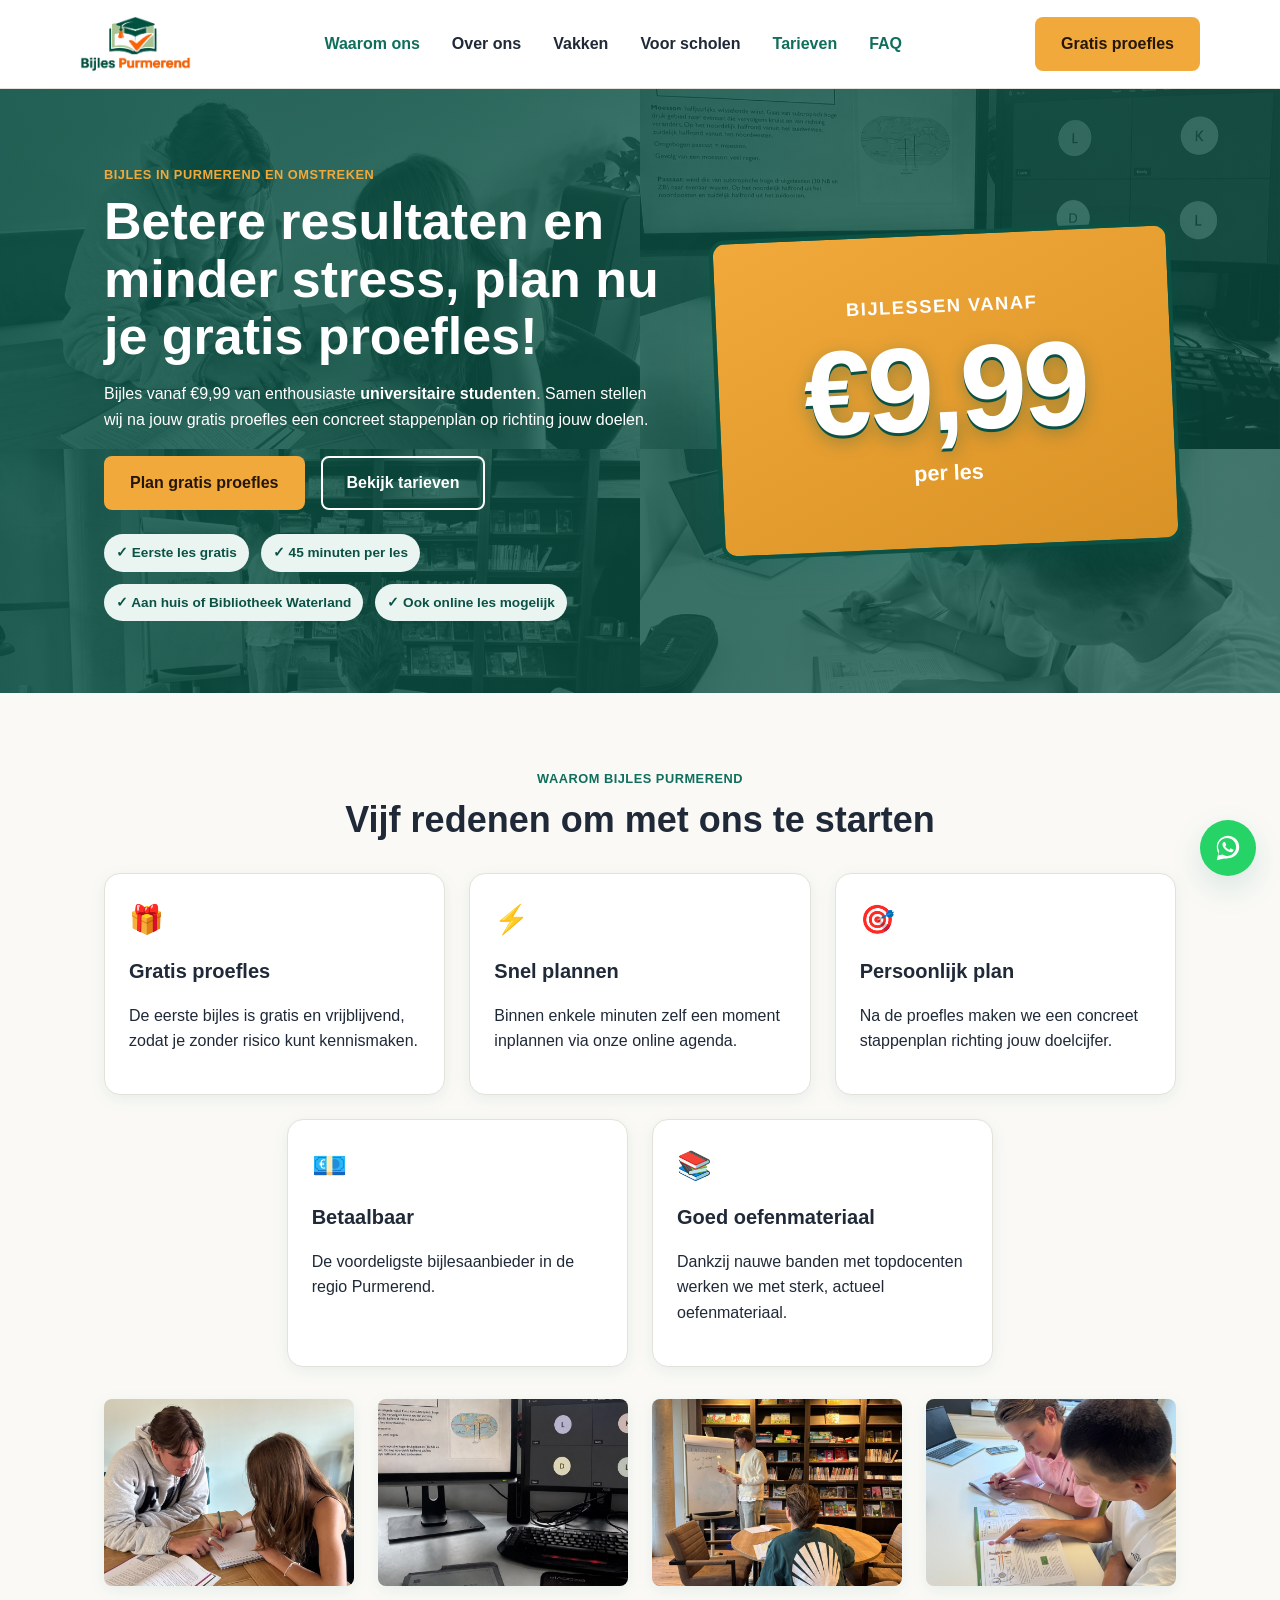
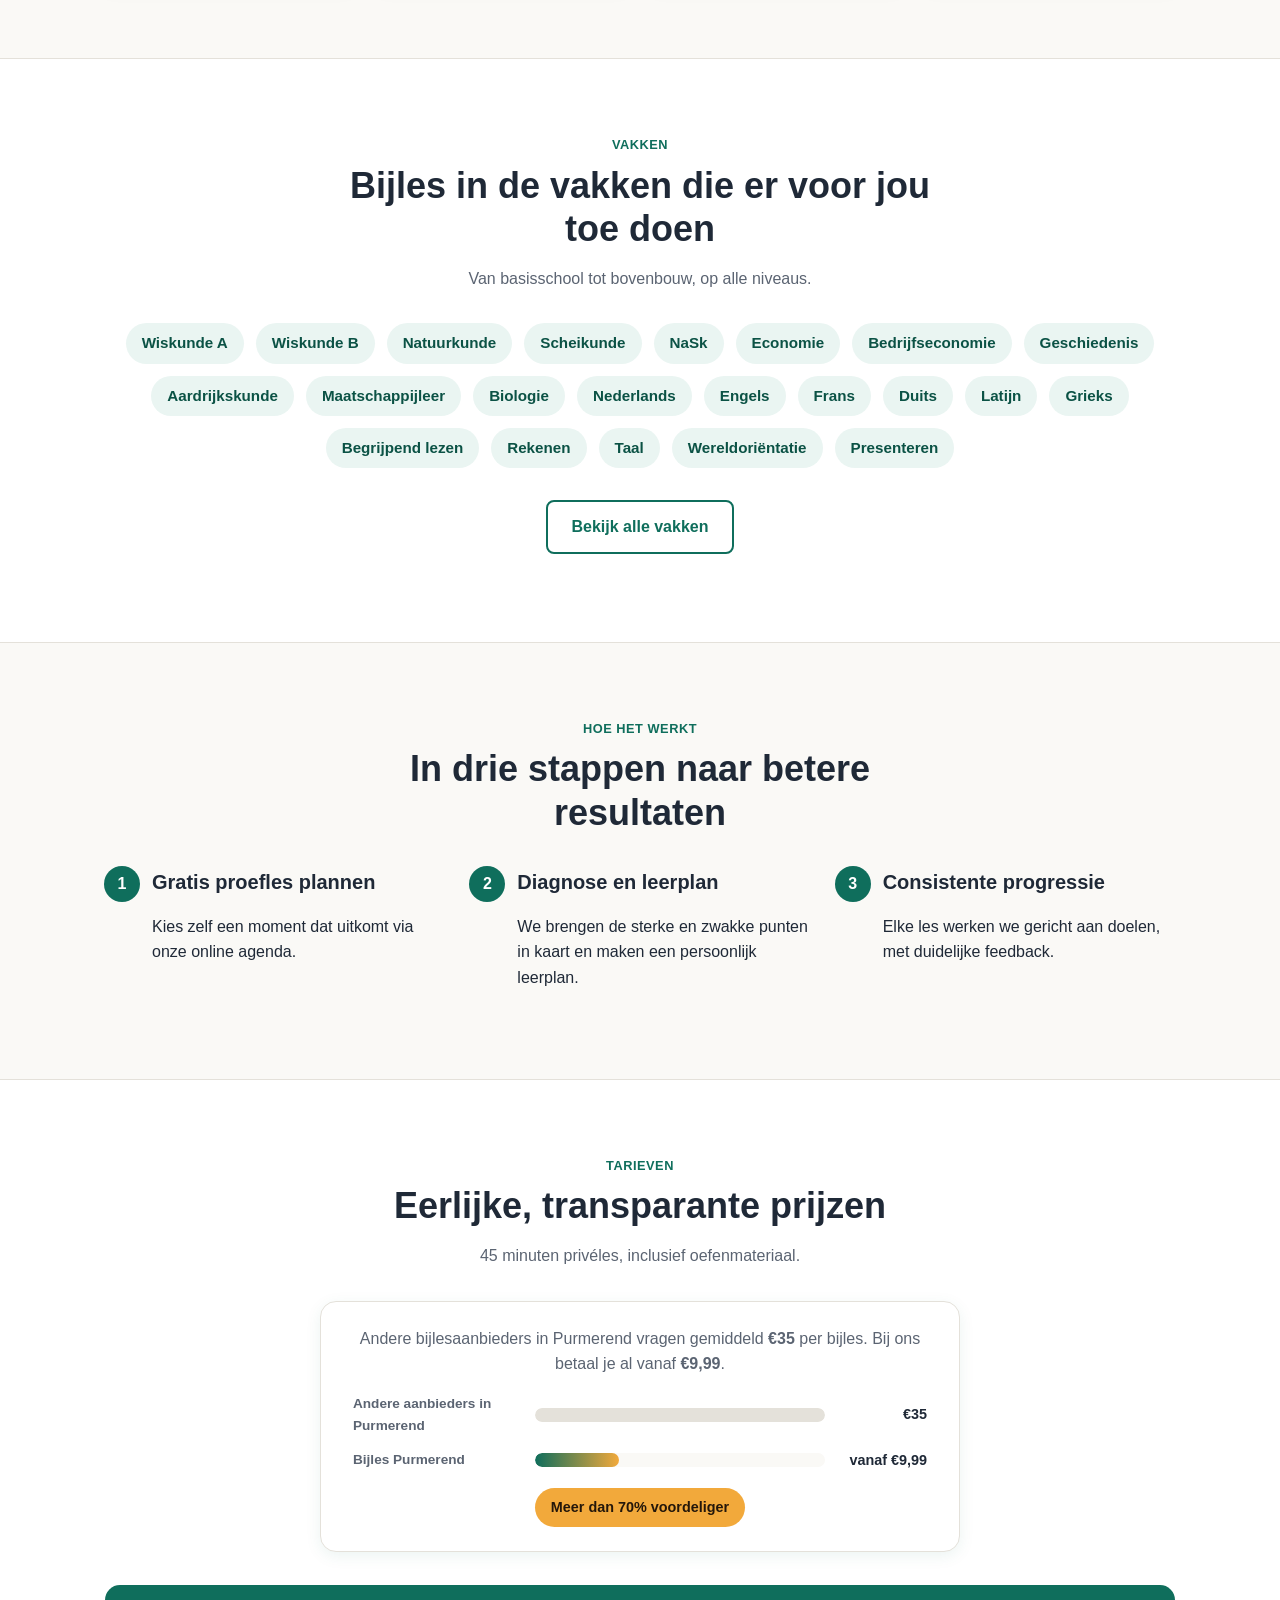
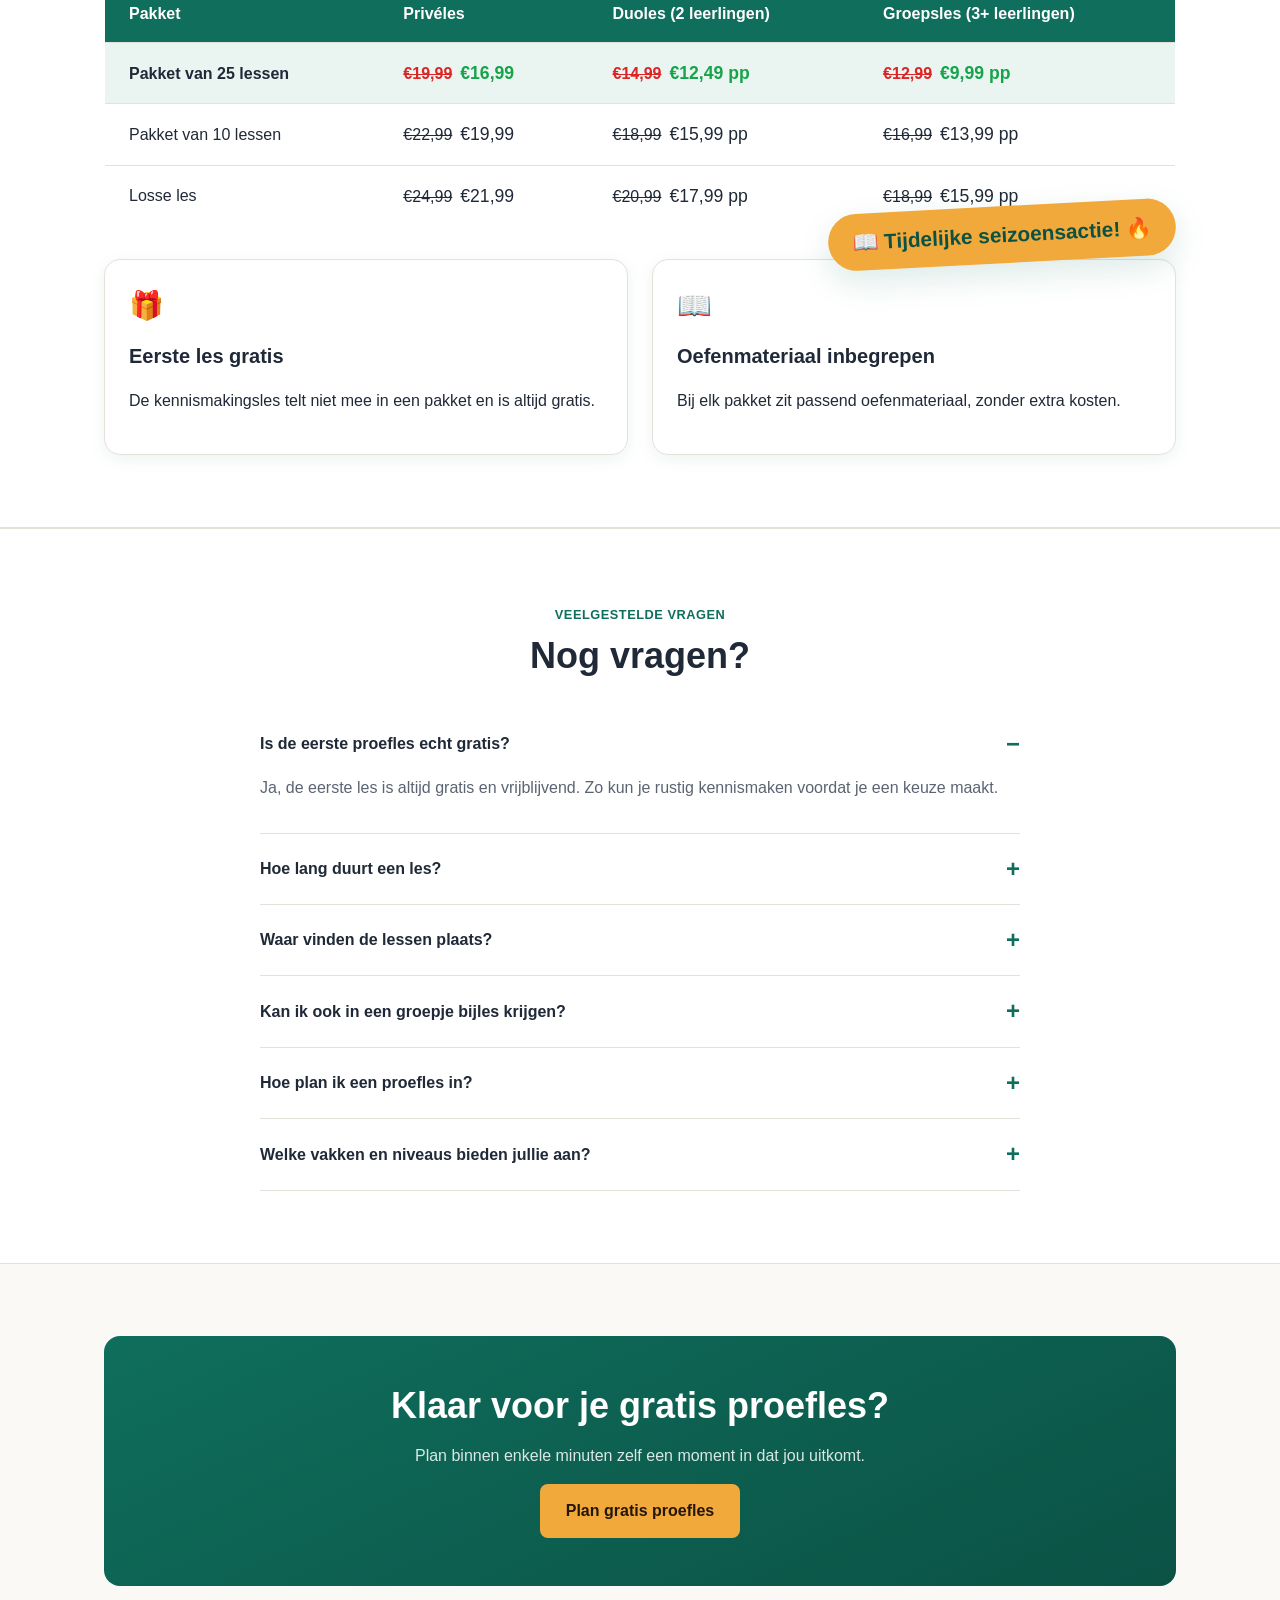
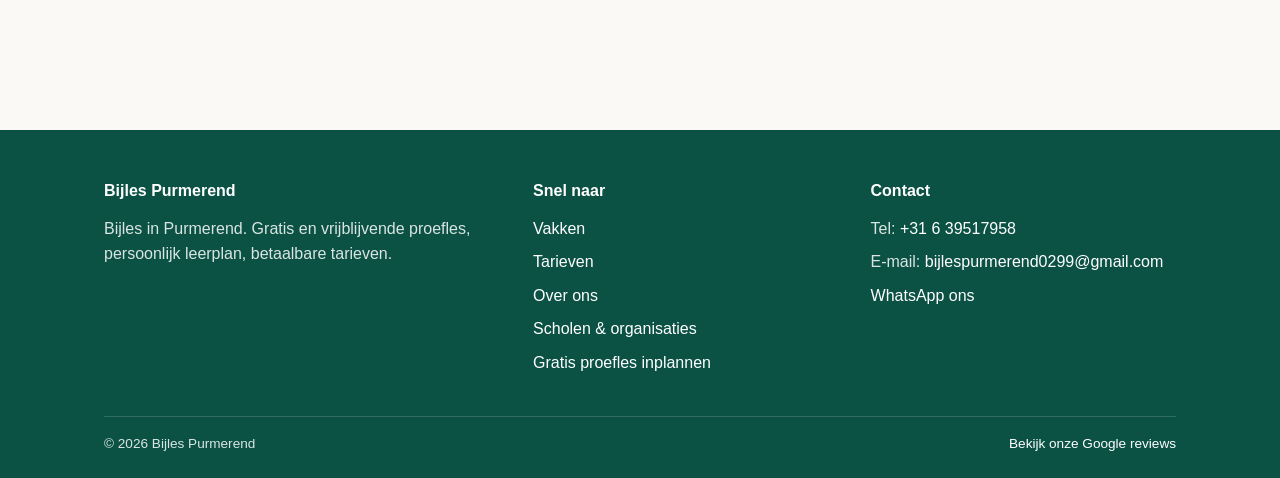
<file: index.html>
<!DOCTYPE html>
<html lang="nl">
<head>
  <meta charset="UTF-8">
  <meta name="viewport" content="width=device-width, initial-scale=1.0">
  <title>Bijles Purmerend | Persoonlijke bijles met gratis proefles</title>
  <meta name="description" content="Privéles in Purmerend en omstreken voor wiskunde, talen, economie en meer. Eerste proefles altijd gratis. Plan direct online in.">
  <link rel="icon" href="images/favicon.png" type="image/png">
  <link rel="stylesheet" href="css/style.css">
</head>
<body>

  <header class="site-header">
    <div class="container nav">
      <a class="logo" href="index.html">
        <img src="images/logo.png" alt="Bijles Purmerend">
      </a>
      <nav class="nav-links" id="nav-links" aria-label="Hoofdmenu">
        <a href="index.html#waarom-ons">Waarom ons</a>
        <a href="over-ons.html">Over ons</a>
        <a href="vakken.html">Vakken</a>
        <a href="scholen.html">Voor scholen</a>
        <a href="index.html#tarieven">Tarieven</a>        <a href="index.html#faq">FAQ</a>
      </nav>
      <div class="nav-actions">
        <a class="btn btn--primary nav-cta" href="proefles-inplannen.html">Gratis proefles</a>
        <button class="nav-toggle" aria-label="Menu openen" aria-expanded="false">☰</button>
      </div>
    </div>
  </header>

  <main>

    <!-- Hero -->
    <section class="hero">
      <div class="hero-bg" aria-hidden="true">
        <img src="images/lesmomenten/foto-01.jpg" alt="">
        <img src="images/lesmomenten/foto-02.jpg" alt="">
        <img src="images/lesmomenten/foto-03.jpg" alt="">
        <img src="images/lesmomenten/foto-04.jpg" alt="">
      </div>
      <div class="container">
        <div>
          <span class="eyebrow">Bijles in Purmerend en omstreken</span>
          <h1>Betere resultaten en minder stress, plan nu je gratis proefles!</h1>
          <p>Bijles vanaf €9,99 van enthousiaste <strong>universitaire studenten</strong>. Samen stellen wij na jouw gratis proefles een concreet stappenplan op richting jouw doelen.</p>
          <div class="hero-actions">
            <a class="btn btn--primary" href="proefles-inplannen.html">Plan gratis proefles</a>
            <a class="btn btn--outline" href="#tarieven">Bekijk tarieven</a>
          </div>
          <div class="hero-meta">
            <span class="badge">✓ Eerste les gratis</span>
            <span class="badge">✓ 45 minuten per les</span>
            <span class="badge">✓ Aan huis of Bibliotheek Waterland</span>
            <span class="badge">✓ Ook online les mogelijk</span>
          </div>
        </div>
        <a class="hero-visual" href="#tarieven">
          <div>
            <p class="hero-price-label">Bijlessen vanaf</p>
            <p class="hero-price">€9,99</p>
            <p class="hero-price-sub">per les</p>
          </div>
        </a>
      </div>
    </section>

    <!-- Waarom ons -->
    <section class="section" id="waarom-ons">
      <div class="container">
        <div class="section-intro">
          <span class="eyebrow">Waarom Bijles Purmerend</span>
          <h2>Vijf redenen om met ons te starten</h2>
        </div>
        <div class="grid grid--3">
          <div class="card">
            <div class="card-icon">🎁</div>
            <h3>Gratis proefles</h3>
            <p>De eerste bijles is gratis en vrijblijvend, zodat je zonder risico kunt kennismaken.</p>
          </div>
          <div class="card">
            <div class="card-icon">⚡</div>
            <h3>Snel plannen</h3>
            <p>Binnen enkele minuten zelf een moment inplannen via onze online agenda.</p>
          </div>
          <div class="card">
            <div class="card-icon">🎯</div>
            <h3>Persoonlijk plan</h3>
            <p>Na de proefles maken we een concreet stappenplan richting jouw doelcijfer.</p>
          </div>
          <div class="card">
            <div class="card-icon">💶</div>
            <h3>Betaalbaar</h3>
            <p>De voordeligste bijlesaanbieder in de regio Purmerend.</p>
          </div>
          <div class="card">
            <div class="card-icon">📚</div>
            <h3>Goed oefenmateriaal</h3>
            <p>Dankzij nauwe banden met topdocenten werken we met sterk, actueel oefenmateriaal.</p>
          </div>
        </div>
        <div class="grid grid--4 lesmomenten-grid">
          <img src="images/lesmomenten/foto-01.jpg" alt="Bijlesmoment">
          <img src="images/lesmomenten/foto-02.jpg" alt="Bijlesmoment">
          <img src="images/lesmomenten/foto-03.jpg" alt="Bijlesmoment">
          <img src="images/lesmomenten/foto-04.jpg" alt="Bijlesmoment">
        </div>
      </div>
    </section>

    <!-- Vakken teaser -->
    <section class="section section--alt" id="vakken">
      <div class="container">
        <div class="section-intro">
          <span class="eyebrow">Vakken</span>
          <h2>Bijles in de vakken die er voor jou toe doen</h2>
          <p>Van basisschool tot bovenbouw, op alle niveaus.</p>
        </div>
        <div class="tag-list">
          <span class="tag">Wiskunde A</span>
          <span class="tag">Wiskunde B</span>
          <span class="tag">Natuurkunde</span>
          <span class="tag">Scheikunde</span>
          <span class="tag">NaSk</span>
          <span class="tag">Economie</span>
          <span class="tag">Bedrijfseconomie</span>
          <span class="tag">Geschiedenis</span>
          <span class="tag">Aardrijkskunde</span>
          <span class="tag">Maatschappijleer</span>
          <span class="tag">Biologie</span>
          <span class="tag">Nederlands</span>
          <span class="tag">Engels</span>
          <span class="tag">Frans</span>
          <span class="tag">Duits</span>
          <span class="tag">Latijn</span>
          <span class="tag">Grieks</span>
          <span class="tag">Begrijpend lezen</span>
          <span class="tag">Rekenen</span>
          <span class="tag">Taal</span>
          <span class="tag">Wereldoriëntatie</span>
          <span class="tag">Presenteren</span>
        </div>
        <p class="text-center mt-6"><a class="btn btn--outline" href="vakken.html">Bekijk alle vakken</a></p>
      </div>
    </section>

    <!-- Hoe het werkt -->
    <section class="section">
      <div class="container">
        <div class="section-intro">
          <span class="eyebrow">Hoe het werkt</span>
          <h2>In drie stappen naar betere resultaten</h2>
        </div>
        <div class="grid grid--3 steps">
          <div class="step">
            <h3>Gratis proefles plannen</h3>
            <p>Kies zelf een moment dat uitkomt via onze online agenda.</p>
          </div>
          <div class="step">
            <h3>Diagnose en leerplan</h3>
            <p>We brengen de sterke en zwakke punten in kaart en maken een persoonlijk leerplan.</p>
          </div>
          <div class="step">
            <h3>Consistente progressie</h3>
            <p>Elke les werken we gericht aan doelen, met duidelijke feedback.</p>
          </div>
        </div>
      </div>
    </section>

    <!-- Tarieven teaser -->
    <section class="section section--alt" id="tarieven">
      <div class="container">
        <div class="section-intro">
          <span class="eyebrow">Tarieven</span>
          <h2>Eerlijke, transparante prijzen</h2>
          <p>45 minuten privéles, inclusief oefenmateriaal.</p>
        </div>
        <div class="price-compare">
          <p>Andere bijlesaanbieders in Purmerend vragen gemiddeld <strong>€35</strong> per bijles. Bij ons betaal je al vanaf <strong>€9,99</strong>.</p>
          <div class="price-compare-bars">
            <div class="price-compare-row">
              <span class="price-compare-label">Andere aanbieders in Purmerend</span>
              <div class="price-compare-track">
                <div class="price-compare-fill price-compare-fill--other" style="width: 100%;"></div>
              </div>
              <span class="price-compare-value">€35</span>
            </div>
            <div class="price-compare-row">
              <span class="price-compare-label">Bijles Purmerend</span>
              <div class="price-compare-track">
                <div class="price-compare-fill price-compare-fill--us" style="width: 29%;"></div>
              </div>
              <span class="price-compare-value">vanaf €9,99</span>
            </div>
          </div>
          <span class="price-compare-badge">Meer dan 70% voordeliger</span>
        </div>
        <div class="pricing-wrap">
          <div class="pricing-table-view">
            <table class="pricing-table">
              <thead>
                <tr><th>Pakket</th><th>Privéles</th><th>Duoles (2 leerlingen)</th><th>Groepsles (3+ leerlingen)</th></tr>
              </thead>
              <tbody>
                <tr class="is-highlight">
                  <td>Pakket van 25 lessen</td>
                  <td><span class="price-was">€19,99</span><span class="price-now">€16,99</span></td>
                  <td><span class="price-was">€14,99</span><span class="price-now">€12,49 pp</span></td>
                  <td><span class="price-was">€12,99</span><span class="price-now">€9,99 pp</span></td>
                </tr>
                <tr>
                  <td>Pakket van 10 lessen</td>
                  <td><span class="price-was">€22,99</span><span class="price-now">€19,99</span></td>
                  <td><span class="price-was">€18,99</span><span class="price-now">€15,99 pp</span></td>
                  <td><span class="price-was">€16,99</span><span class="price-now">€13,99 pp</span></td>
                </tr>
                <tr>
                  <td>Losse les</td>
                  <td><span class="price-was">€24,99</span><span class="price-now">€21,99</span></td>
                  <td><span class="price-was">€20,99</span><span class="price-now">€17,99 pp</span></td>
                  <td><span class="price-was">€18,99</span><span class="price-now">€15,99 pp</span></td>
                </tr>
              </tbody>
            </table>
          </div>
          <!-- Kaartjes voor telefoon worden automatisch gevuld door js/main.js,
               op basis van de tabel hierboven. Prijzen dus alleen in de tabel aanpassen. -->
          <div class="grid grid--3 pricing-cards-view"></div>
          <span class="pricing-ribbon">📖 Tijdelijke seizoensactie! 🔥</span>
        </div>
        <div class="grid grid--2 mt-6">
          <div class="card">
            <div class="card-icon">🎁</div>
            <h3>Eerste les gratis</h3>
            <p>De kennismakingsles telt niet mee in een pakket en is altijd gratis.</p>
          </div>
          <div class="card">
            <div class="card-icon">📖</div>
            <h3>Oefenmateriaal inbegrepen</h3>
            <p>Bij elk pakket zit passend oefenmateriaal, zonder extra kosten.</p>
          </div>
        </div>
      </div>
    </section>

    <!-- FAQ -->
    <section class="section section--alt" id="faq">
      <div class="container">
        <div class="section-intro">
          <span class="eyebrow">Veelgestelde vragen</span>
          <h2>Nog vragen?</h2>
        </div>
        <div style="max-width:760px;margin:0 auto;">
          <details class="faq-item" open>
            <summary>Is de eerste proefles echt gratis?</summary>
            <p>Ja, de eerste les is altijd gratis en vrijblijvend. Zo kun je rustig kennismaken voordat je een keuze maakt.</p>
          </details>
          <details class="faq-item">
            <summary>Hoe lang duurt een les?</summary>
            <p>Een bijles duurt 45 minuten. Dit is voldoende om gericht aan een onderwerp te werken zonder dat de concentratie wegzakt.</p>
          </details>
          <details class="faq-item">
            <summary>Waar vinden de lessen plaats?</summary>
            <p>De lessen vinden plaats bij jou thuis in Purmerend en omstreken, in Bibliotheek Waterland (Waterlandlaan 40, Purmerend), of online via videobellen, afhankelijk van wat het beste uitkomt.</p>
          </details>
          <details class="faq-item">
            <summary>Kan ik ook in een groepje bijles krijgen?</summary>
            <p>Zeker, dat kan als duoles of groepsles (3-5 personen) tegen een lagere prijs per persoon. Zie de <a href="#tarieven">tarieven</a> hierboven.</p>
          </details>
          <details class="faq-item">
            <summary>Hoe plan ik een proefles in?</summary>
            <p>Via de knop "Gratis proefles" kom je in onze <a href="proefles-inplannen.html">online agenda</a> terecht, waar je zelf een moment kiest dat uitkomt.</p>
          </details>
          <details class="faq-item">
            <summary>Welke vakken en niveaus bieden jullie aan?</summary>
            <p>Van basisschool tot en met bovenbouw voortgezet onderwijs, in vakken als wiskunde, talen, economie en meer. Bekijk de <a href="vakken.html">volledige vakkenlijst</a>.</p>
          </details>
        </div>
      </div>
    </section>

    <!-- CTA band -->
    <section class="section">
      <div class="container">
        <div class="cta-band">
          <h2>Klaar voor je gratis proefles?</h2>
          <p>Plan binnen enkele minuten zelf een moment in dat jou uitkomt.</p>
          <a class="btn btn--primary" href="proefles-inplannen.html">Plan gratis proefles</a>
        </div>
      </div>
    </section>

  </main>

  <footer class="site-footer">
    <div class="container">
      <div class="footer-grid">
        <div>
          <h4>Bijles Purmerend</h4>
          <p>Bijles in Purmerend. Gratis en vrijblijvende proefles, persoonlijk leerplan, betaalbare tarieven.</p>
        </div>
        <div>
          <h4>Snel naar</h4>
          <ul>
            <li><a href="vakken.html">Vakken</a></li>
            <li><a href="index.html#tarieven">Tarieven</a></li>
            <li><a href="over-ons.html">Over ons</a></li>
            <li><a href="scholen.html">Scholen &amp; organisaties</a></li>            <li><a href="proefles-inplannen.html">Gratis proefles inplannen</a></li>
          </ul>
        </div>
        <div>
          <h4>Contact</h4>
          <!-- PLACEHOLDERS: vul hier de echte contactgegevens in. Zoek in het hele
               project op "[" om alle placeholders terug te vinden (zie SETUP.md). -->
          <ul>
            <li>Tel: <a href="tel:+31639517958">+31 6 39517958</a></li>
            <li>E-mail: <a href="mailto:bijlespurmerend0299@gmail.com">bijlespurmerend0299@gmail.com</a></li>
            <li><a href="https://wa.me/31639517958">WhatsApp ons</a></li>          </ul>
        </div>
      </div>
      <div class="footer-bottom">
        <span>&copy; <span data-year></span> Bijles Purmerend</span>
        <span><a href="[GOOGLE_BUSINESS_PROFIEL_LINK]">Bekijk onze Google reviews</a></span>
      </div>
    </div>
  </footer>

  <a class="whatsapp-float" href="https://wa.me/31639517958" target="_blank" rel="noopener" aria-label="Stuur een WhatsApp-bericht">
    <svg viewBox="0 0 32 32" aria-hidden="true">
      <path d="M16.004 3C9.376 3 4 8.373 4 15c0 2.34.652 4.527 1.786 6.395L4 29l7.84-1.746A11.94 11.94 0 0 0 16.004 27C22.63 27 28 21.627 28 15S22.63 3 16.004 3zm.002 21.6c-1.94 0-3.76-.52-5.33-1.43l-.383-.227-4.65 1.035 1.06-4.53-.25-.4A9.55 9.55 0 0 1 5.4 15c0-5.302 4.303-9.6 9.606-9.6 5.302 0 9.6 4.298 9.6 9.6 0 5.303-4.298 9.6-9.6 9.6zm5.27-7.19c-.29-.145-1.712-.845-1.978-.942-.265-.097-.458-.145-.652.145-.194.29-.748.942-.917 1.136-.169.194-.338.218-.628.073-.29-.145-1.223-.451-2.33-1.437-.862-.769-1.444-1.718-1.613-2.008-.169-.29-.018-.446.127-.59.13-.13.29-.338.435-.507.145-.169.194-.29.29-.484.097-.194.048-.363-.024-.508-.073-.145-.652-1.572-.893-2.153-.235-.566-.474-.49-.652-.5-.169-.008-.363-.01-.556-.01a1.067 1.067 0 0 0-.773.363c-.265.29-1.014.99-1.014 2.416 0 1.426 1.038 2.804 1.183 2.998.145.194 2.043 3.12 4.95 4.376.692.299 1.232.477 1.653.61.694.221 1.326.19 1.826.115.557-.083 1.712-.7 1.954-1.375.242-.676.242-1.255.169-1.376-.073-.121-.266-.194-.556-.339z"/>
    </svg>
  </a>

  <script src="js/main.js"></script>
</body>
</html>
</file>
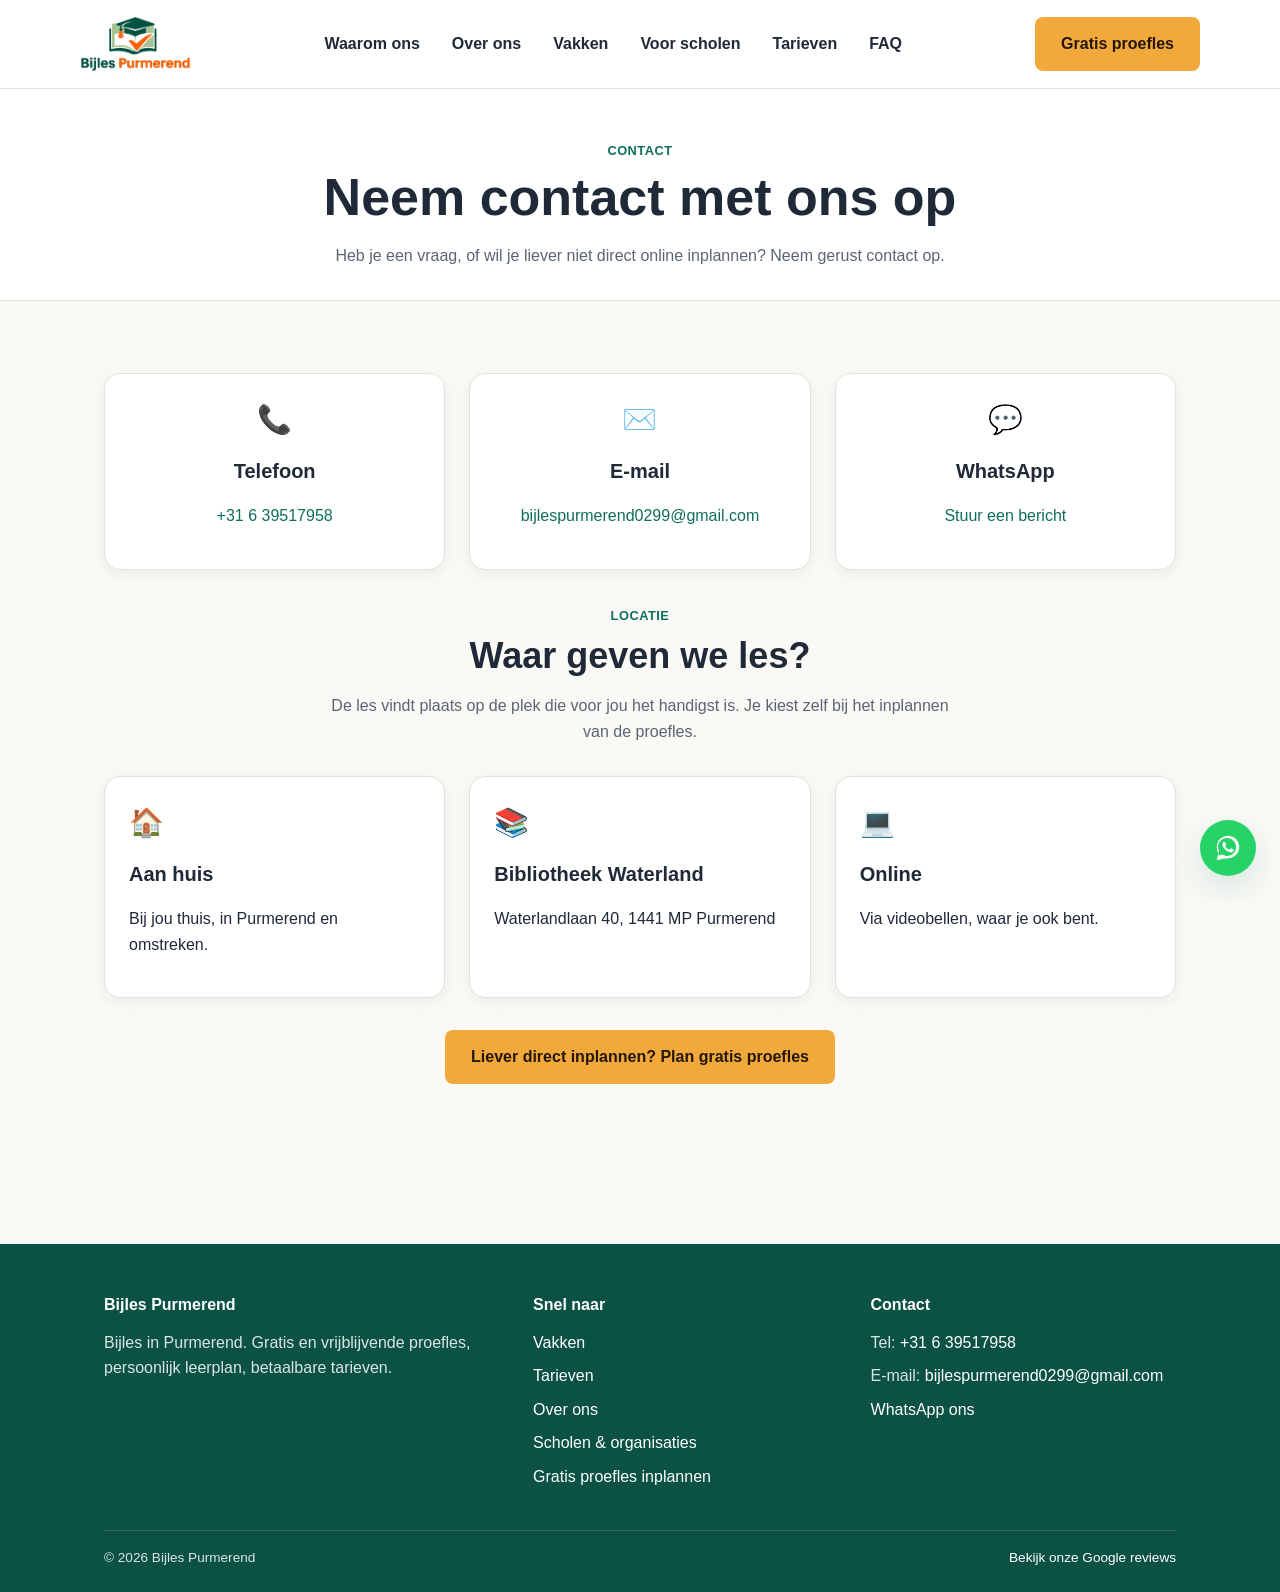
<file: contact.html>
<!DOCTYPE html>
<html lang="nl">
<head>
  <meta charset="UTF-8">
  <meta name="viewport" content="width=device-width, initial-scale=1.0">
  <title>Contact | Bijles Purmerend</title>
  <meta name="description" content="Neem contact op met Bijles Purmerend via telefoon, e-mail of WhatsApp, of plan direct een gratis proefles in.">
  <link rel="icon" href="images/favicon.png" type="image/png">
  <link rel="stylesheet" href="css/style.css">
</head>
<body>

  <header class="site-header">
    <div class="container nav">
      <a class="logo" href="index.html">
        <img src="images/logo.png" alt="Bijles Purmerend">
      </a>
      <nav class="nav-links" id="nav-links" aria-label="Hoofdmenu">
        <a href="index.html#waarom-ons">Waarom ons</a>
        <a href="over-ons.html">Over ons</a>
        <a href="vakken.html">Vakken</a>
        <a href="scholen.html">Voor scholen</a>
        <a href="index.html#tarieven">Tarieven</a>        <a href="index.html#faq">FAQ</a>
      </nav>
      <div class="nav-actions">
        <a class="btn btn--primary nav-cta" href="proefles-inplannen.html">Gratis proefles</a>
        <button class="nav-toggle" aria-label="Menu openen" aria-expanded="false">☰</button>
      </div>
    </div>
  </header>

  <main>

    <div class="page-header">
      <div class="container">
        <span class="eyebrow">Contact</span>
        <h1>Neem contact met ons op</h1>
        <p>Heb je een vraag, of wil je liever niet direct online inplannen? Neem gerust contact op.</p>
      </div>
    </div>

    <section class="section">
      <div class="container">
        <div class="grid grid--3">
          <div class="card text-center">
            <div class="card-icon">📞</div>
            <h3>Telefoon</h3>
            <!-- PLACEHOLDER: vul hier het echte telefoonnummer in. -->
            <p><a href="tel:+31639517958">+31 6 39517958</a></p>
          </div>
          <div class="card text-center">
            <div class="card-icon">✉️</div>
            <h3>E-mail</h3>
            <!-- PLACEHOLDER: vul hier het echte e-mailadres in (bv. het Google Workspace-adres). -->
            <p><a href="mailto:bijlespurmerend0299@gmail.com">bijlespurmerend0299@gmail.com</a></p>
          </div>
          <div class="card text-center">
            <div class="card-icon">💬</div>
            <h3>WhatsApp</h3>
            <!-- PLACEHOLDER: vul hier de echte WhatsApp-link in, bv. https://wa.me/31612345678 -->
            <p><a href="https://wa.me/31639517958">Stuur een bericht</a></p>
          </div>
        </div>

        <div class="section-intro mt-6">
          <span class="eyebrow">Locatie</span>
          <h2>Waar geven we les?</h2>
          <p>De les vindt plaats op de plek die voor jou het handigst is. Je kiest zelf bij het inplannen van de proefles.</p>
        </div>

        <div class="grid grid--3">
          <div class="card">
            <div class="card-icon">🏠</div>
            <h3>Aan huis</h3>
            <p>Bij jou thuis, in Purmerend en omstreken.</p>
          </div>
          <div class="card">
            <div class="card-icon">📚</div>
            <h3>Bibliotheek Waterland</h3>
            <p>Waterlandlaan 40, 1441 MP Purmerend</p>
          </div>
          <div class="card">
            <div class="card-icon">💻</div>
            <h3>Online</h3>
            <p>Via videobellen, waar je ook bent.</p>
          </div>
        </div>

        <p class="text-center mt-6">
          <a class="btn btn--primary" href="proefles-inplannen.html">Liever direct inplannen? Plan gratis proefles</a>
        </p>
      </div>
    </section>

  </main>

  <footer class="site-footer">
    <div class="container">
      <div class="footer-grid">
        <div>
          <h4>Bijles Purmerend</h4>
          <p>Bijles in Purmerend. Gratis en vrijblijvende proefles, persoonlijk leerplan, betaalbare tarieven.</p>
        </div>
        <div>
          <h4>Snel naar</h4>
          <ul>
            <li><a href="vakken.html">Vakken</a></li>
            <li><a href="index.html#tarieven">Tarieven</a></li>
            <li><a href="over-ons.html">Over ons</a></li>
            <li><a href="scholen.html">Scholen &amp; organisaties</a></li>            <li><a href="proefles-inplannen.html">Gratis proefles inplannen</a></li>
          </ul>
        </div>
        <div>
          <h4>Contact</h4>
          <!-- PLACEHOLDERS: vul hier de echte contactgegevens in. Zoek in het hele
               project op "[" om alle placeholders terug te vinden (zie SETUP.md). -->
          <ul>
            <li>Tel: <a href="tel:+31639517958">+31 6 39517958</a></li>
            <li>E-mail: <a href="mailto:bijlespurmerend0299@gmail.com">bijlespurmerend0299@gmail.com</a></li>
            <li><a href="https://wa.me/31639517958">WhatsApp ons</a></li>
          </ul>
        </div>
      </div>
      <div class="footer-bottom">
        <span>&copy; <span data-year></span> Bijles Purmerend</span>
        <span><a href="[GOOGLE_BUSINESS_PROFIEL_LINK]">Bekijk onze Google reviews</a></span>
      </div>
    </div>
  </footer>

  <a class="whatsapp-float" href="https://wa.me/31639517958" target="_blank" rel="noopener" aria-label="Stuur een WhatsApp-bericht">
    <svg viewBox="0 0 32 32" aria-hidden="true">
      <path d="M16.004 3C9.376 3 4 8.373 4 15c0 2.34.652 4.527 1.786 6.395L4 29l7.84-1.746A11.94 11.94 0 0 0 16.004 27C22.63 27 28 21.627 28 15S22.63 3 16.004 3zm.002 21.6c-1.94 0-3.76-.52-5.33-1.43l-.383-.227-4.65 1.035 1.06-4.53-.25-.4A9.55 9.55 0 0 1 5.4 15c0-5.302 4.303-9.6 9.606-9.6 5.302 0 9.6 4.298 9.6 9.6 0 5.303-4.298 9.6-9.6 9.6zm5.27-7.19c-.29-.145-1.712-.845-1.978-.942-.265-.097-.458-.145-.652.145-.194.29-.748.942-.917 1.136-.169.194-.338.218-.628.073-.29-.145-1.223-.451-2.33-1.437-.862-.769-1.444-1.718-1.613-2.008-.169-.29-.018-.446.127-.59.13-.13.29-.338.435-.507.145-.169.194-.29.29-.484.097-.194.048-.363-.024-.508-.073-.145-.652-1.572-.893-2.153-.235-.566-.474-.49-.652-.5-.169-.008-.363-.01-.556-.01a1.067 1.067 0 0 0-.773.363c-.265.29-1.014.99-1.014 2.416 0 1.426 1.038 2.804 1.183 2.998.145.194 2.043 3.12 4.95 4.376.692.299 1.232.477 1.653.61.694.221 1.326.19 1.826.115.557-.083 1.712-.7 1.954-1.375.242-.676.242-1.255.169-1.376-.073-.121-.266-.194-.556-.339z"/>
    </svg>
  </a>

  <script src="js/main.js"></script>
</body>
</html>
</file>
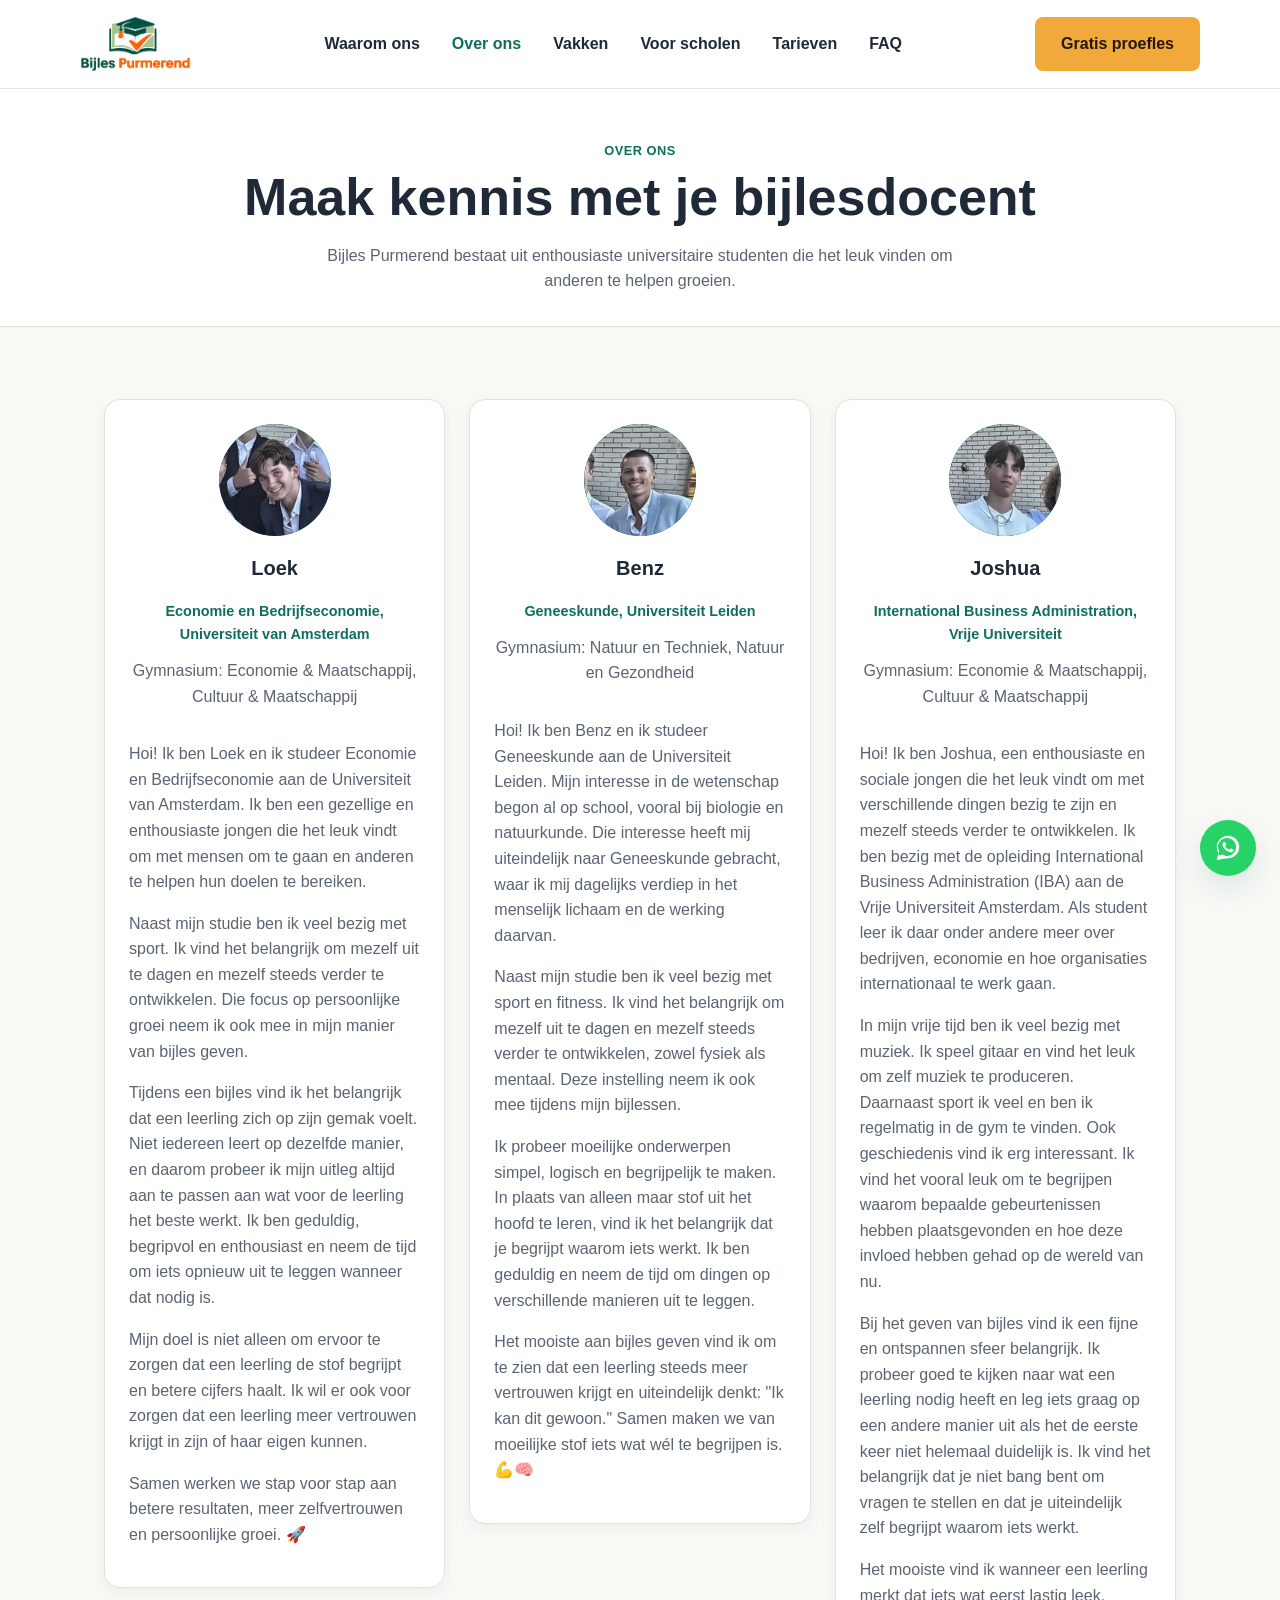
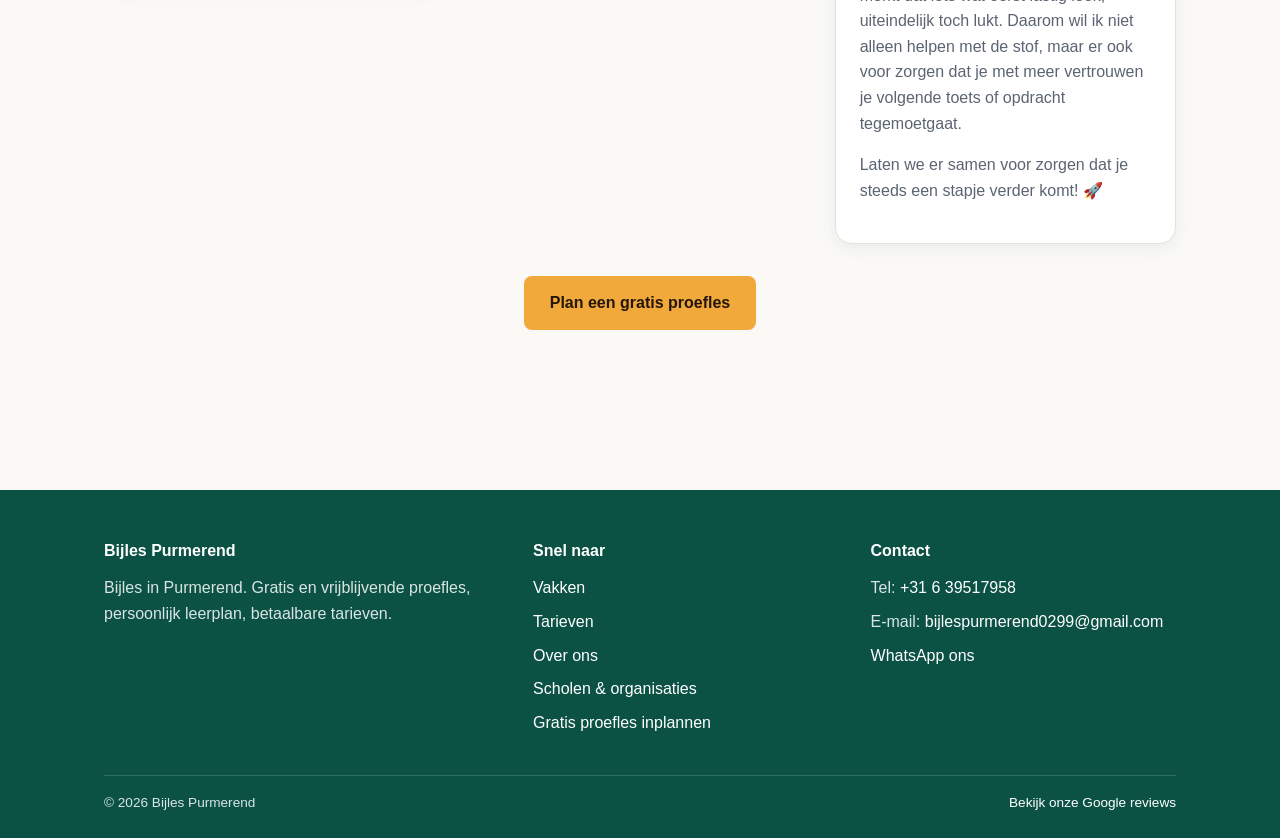
<file: over-ons.html>
<!DOCTYPE html>
<html lang="nl">
<head>
  <meta charset="UTF-8">
  <meta name="viewport" content="width=device-width, initial-scale=1.0">
  <title>Over ons | Bijles Purmerend</title>
  <meta name="description" content="Maak kennis met de studenten achter Bijles Purmerend: Loek, Joshua en Benz.">
  <link rel="icon" href="images/favicon.png" type="image/png">
  <link rel="stylesheet" href="css/style.css">
</head>
<body>

  <header class="site-header">
    <div class="container nav">
      <a class="logo" href="index.html">
        <img src="images/logo.png" alt="Bijles Purmerend">
      </a>
      <nav class="nav-links" id="nav-links" aria-label="Hoofdmenu">
        <a href="index.html#waarom-ons">Waarom ons</a>
        <a href="over-ons.html">Over ons</a>
        <a href="vakken.html">Vakken</a>
        <a href="scholen.html">Voor scholen</a>
        <a href="index.html#tarieven">Tarieven</a>        <a href="index.html#faq">FAQ</a>
      </nav>
      <div class="nav-actions">
        <a class="btn btn--primary nav-cta" href="proefles-inplannen.html">Gratis proefles</a>
        <button class="nav-toggle" aria-label="Menu openen" aria-expanded="false">☰</button>
      </div>
    </div>
  </header>

  <main>

    <div class="page-header">
      <div class="container">
        <span class="eyebrow">Over ons</span>
        <h1>Maak kennis met je bijlesdocent</h1>
        <p>Bijles Purmerend bestaat uit enthousiaste universitaire studenten die het leuk vinden om anderen te helpen groeien.</p>
      </div>
    </div>

    <section class="section">
      <div class="container">
        <div class="grid grid--3" style="align-items:start;">

          <div class="card team-card">
            <div class="team-photo"><img src="images/team/loek.png" alt="Foto van Loek"></div>
            <h3>Loek</h3>
            <p class="role">Economie en Bedrijfseconomie, Universiteit van Amsterdam</p>
            <p class="text-muted">Gymnasium: Economie &amp; Maatschappij, Cultuur &amp; Maatschappij</p>
            <div class="team-bio mt-6">
              <p>Hoi! Ik ben Loek en ik studeer Economie en Bedrijfseconomie aan de Universiteit van Amsterdam. Ik ben een gezellige en enthousiaste jongen die het leuk vindt om met mensen om te gaan en anderen te helpen hun doelen te bereiken.</p>
              <p>Naast mijn studie ben ik veel bezig met sport. Ik vind het belangrijk om mezelf uit te dagen en mezelf steeds verder te ontwikkelen. Die focus op persoonlijke groei neem ik ook mee in mijn manier van bijles geven.</p>
              <p>Tijdens een bijles vind ik het belangrijk dat een leerling zich op zijn gemak voelt. Niet iedereen leert op dezelfde manier, en daarom probeer ik mijn uitleg altijd aan te passen aan wat voor de leerling het beste werkt. Ik ben geduldig, begripvol en enthousiast en neem de tijd om iets opnieuw uit te leggen wanneer dat nodig is.</p>
              <p>Mijn doel is niet alleen om ervoor te zorgen dat een leerling de stof begrijpt en betere cijfers haalt. Ik wil er ook voor zorgen dat een leerling meer vertrouwen krijgt in zijn of haar eigen kunnen.</p>
              <p>Samen werken we stap voor stap aan betere resultaten, meer zelfvertrouwen en persoonlijke groei. 🚀</p>
            </div>
          </div>

          <div class="card team-card">
            <div class="team-photo"><img src="images/team/benz.png" alt="Foto van Benz"></div>
            <h3>Benz</h3>
            <p class="role">Geneeskunde, Universiteit Leiden</p>
            <p class="text-muted">Gymnasium: Natuur en Techniek, Natuur en Gezondheid</p>
            <div class="team-bio mt-6">
              <p>Hoi! Ik ben Benz en ik studeer Geneeskunde aan de Universiteit Leiden. Mijn interesse in de wetenschap begon al op school, vooral bij biologie en natuurkunde. Die interesse heeft mij uiteindelijk naar Geneeskunde gebracht, waar ik mij dagelijks verdiep in het menselijk lichaam en de werking daarvan.</p>
              <p>Naast mijn studie ben ik veel bezig met sport en fitness. Ik vind het belangrijk om mezelf uit te dagen en mezelf steeds verder te ontwikkelen, zowel fysiek als mentaal. Deze instelling neem ik ook mee tijdens mijn bijlessen.</p>
              <p>Ik probeer moeilijke onderwerpen simpel, logisch en begrijpelijk te maken. In plaats van alleen maar stof uit het hoofd te leren, vind ik het belangrijk dat je begrijpt waarom iets werkt. Ik ben geduldig en neem de tijd om dingen op verschillende manieren uit te leggen.</p>
              <p>Het mooiste aan bijles geven vind ik om te zien dat een leerling steeds meer vertrouwen krijgt en uiteindelijk denkt: "Ik kan dit gewoon." Samen maken we van moeilijke stof iets wat wél te begrijpen is. 💪🧠</p>
            </div>
          </div>

          <div class="card team-card">
            <div class="team-photo"><img src="images/team/joshua.png" alt="Foto van Joshua"></div>
            <h3>Joshua</h3>
            <p class="role">International Business Administration, Vrije Universiteit</p>
            <p class="text-muted">Gymnasium: Economie &amp; Maatschappij, Cultuur &amp; Maatschappij</p>
            <div class="team-bio mt-6">
              <p>Hoi! Ik ben Joshua, een enthousiaste en sociale jongen die het leuk vindt om met verschillende dingen bezig te zijn en mezelf steeds verder te ontwikkelen. Ik ben bezig met de opleiding International Business Administration (IBA) aan de Vrije Universiteit Amsterdam. Als student leer ik daar onder andere meer over bedrijven, economie en hoe organisaties internationaal te werk gaan.</p>
              <p>In mijn vrije tijd ben ik veel bezig met muziek. Ik speel gitaar en vind het leuk om zelf muziek te produceren. Daarnaast sport ik veel en ben ik regelmatig in de gym te vinden. Ook geschiedenis vind ik erg interessant. Ik vind het vooral leuk om te begrijpen waarom bepaalde gebeurtenissen hebben plaatsgevonden en hoe deze invloed hebben gehad op de wereld van nu.</p>
              <p>Bij het geven van bijles vind ik een fijne en ontspannen sfeer belangrijk. Ik probeer goed te kijken naar wat een leerling nodig heeft en leg iets graag op een andere manier uit als het de eerste keer niet helemaal duidelijk is. Ik vind het belangrijk dat je niet bang bent om vragen te stellen en dat je uiteindelijk zelf begrijpt waarom iets werkt.</p>
              <p>Het mooiste vind ik wanneer een leerling merkt dat iets wat eerst lastig leek, uiteindelijk toch lukt. Daarom wil ik niet alleen helpen met de stof, maar er ook voor zorgen dat je met meer vertrouwen je volgende toets of opdracht tegemoetgaat.</p>
              <p>Laten we er samen voor zorgen dat je steeds een stapje verder komt! 🚀</p>
            </div>
          </div>

        </div>

        <p class="text-center mt-6">
          <a class="btn btn--primary" href="proefles-inplannen.html">Plan een gratis proefles</a>
        </p>
      </div>
    </section>

  </main>

  <footer class="site-footer">
    <div class="container">
      <div class="footer-grid">
        <div>
          <h4>Bijles Purmerend</h4>
          <p>Bijles in Purmerend. Gratis en vrijblijvende proefles, persoonlijk leerplan, betaalbare tarieven.</p>
        </div>
        <div>
          <h4>Snel naar</h4>
          <ul>
            <li><a href="vakken.html">Vakken</a></li>
            <li><a href="index.html#tarieven">Tarieven</a></li>
            <li><a href="over-ons.html">Over ons</a></li>
            <li><a href="scholen.html">Scholen &amp; organisaties</a></li>            <li><a href="proefles-inplannen.html">Gratis proefles inplannen</a></li>
          </ul>
        </div>
        <div>
          <h4>Contact</h4>
          <!-- PLACEHOLDERS: vul hier de echte contactgegevens in. Zoek in het hele
               project op "[" om alle placeholders terug te vinden (zie SETUP.md). -->
          <ul>
            <li>Tel: <a href="tel:+31639517958">+31 6 39517958</a></li>
            <li>E-mail: <a href="mailto:bijlespurmerend0299@gmail.com">bijlespurmerend0299@gmail.com</a></li>
            <li><a href="https://wa.me/31639517958">WhatsApp ons</a></li>          </ul>
        </div>
      </div>
      <div class="footer-bottom">
        <span>&copy; <span data-year></span> Bijles Purmerend</span>
        <span><a href="[GOOGLE_BUSINESS_PROFIEL_LINK]">Bekijk onze Google reviews</a></span>
      </div>
    </div>
  </footer>

  <a class="whatsapp-float" href="https://wa.me/31639517958" target="_blank" rel="noopener" aria-label="Stuur een WhatsApp-bericht">
    <svg viewBox="0 0 32 32" aria-hidden="true">
      <path d="M16.004 3C9.376 3 4 8.373 4 15c0 2.34.652 4.527 1.786 6.395L4 29l7.84-1.746A11.94 11.94 0 0 0 16.004 27C22.63 27 28 21.627 28 15S22.63 3 16.004 3zm.002 21.6c-1.94 0-3.76-.52-5.33-1.43l-.383-.227-4.65 1.035 1.06-4.53-.25-.4A9.55 9.55 0 0 1 5.4 15c0-5.302 4.303-9.6 9.606-9.6 5.302 0 9.6 4.298 9.6 9.6 0 5.303-4.298 9.6-9.6 9.6zm5.27-7.19c-.29-.145-1.712-.845-1.978-.942-.265-.097-.458-.145-.652.145-.194.29-.748.942-.917 1.136-.169.194-.338.218-.628.073-.29-.145-1.223-.451-2.33-1.437-.862-.769-1.444-1.718-1.613-2.008-.169-.29-.018-.446.127-.59.13-.13.29-.338.435-.507.145-.169.194-.29.29-.484.097-.194.048-.363-.024-.508-.073-.145-.652-1.572-.893-2.153-.235-.566-.474-.49-.652-.5-.169-.008-.363-.01-.556-.01a1.067 1.067 0 0 0-.773.363c-.265.29-1.014.99-1.014 2.416 0 1.426 1.038 2.804 1.183 2.998.145.194 2.043 3.12 4.95 4.376.692.299 1.232.477 1.653.61.694.221 1.326.19 1.826.115.557-.083 1.712-.7 1.954-1.375.242-.676.242-1.255.169-1.376-.073-.121-.266-.194-.556-.339z"/>
    </svg>
  </a>

  <script src="js/main.js"></script>
</body>
</html>
</file>
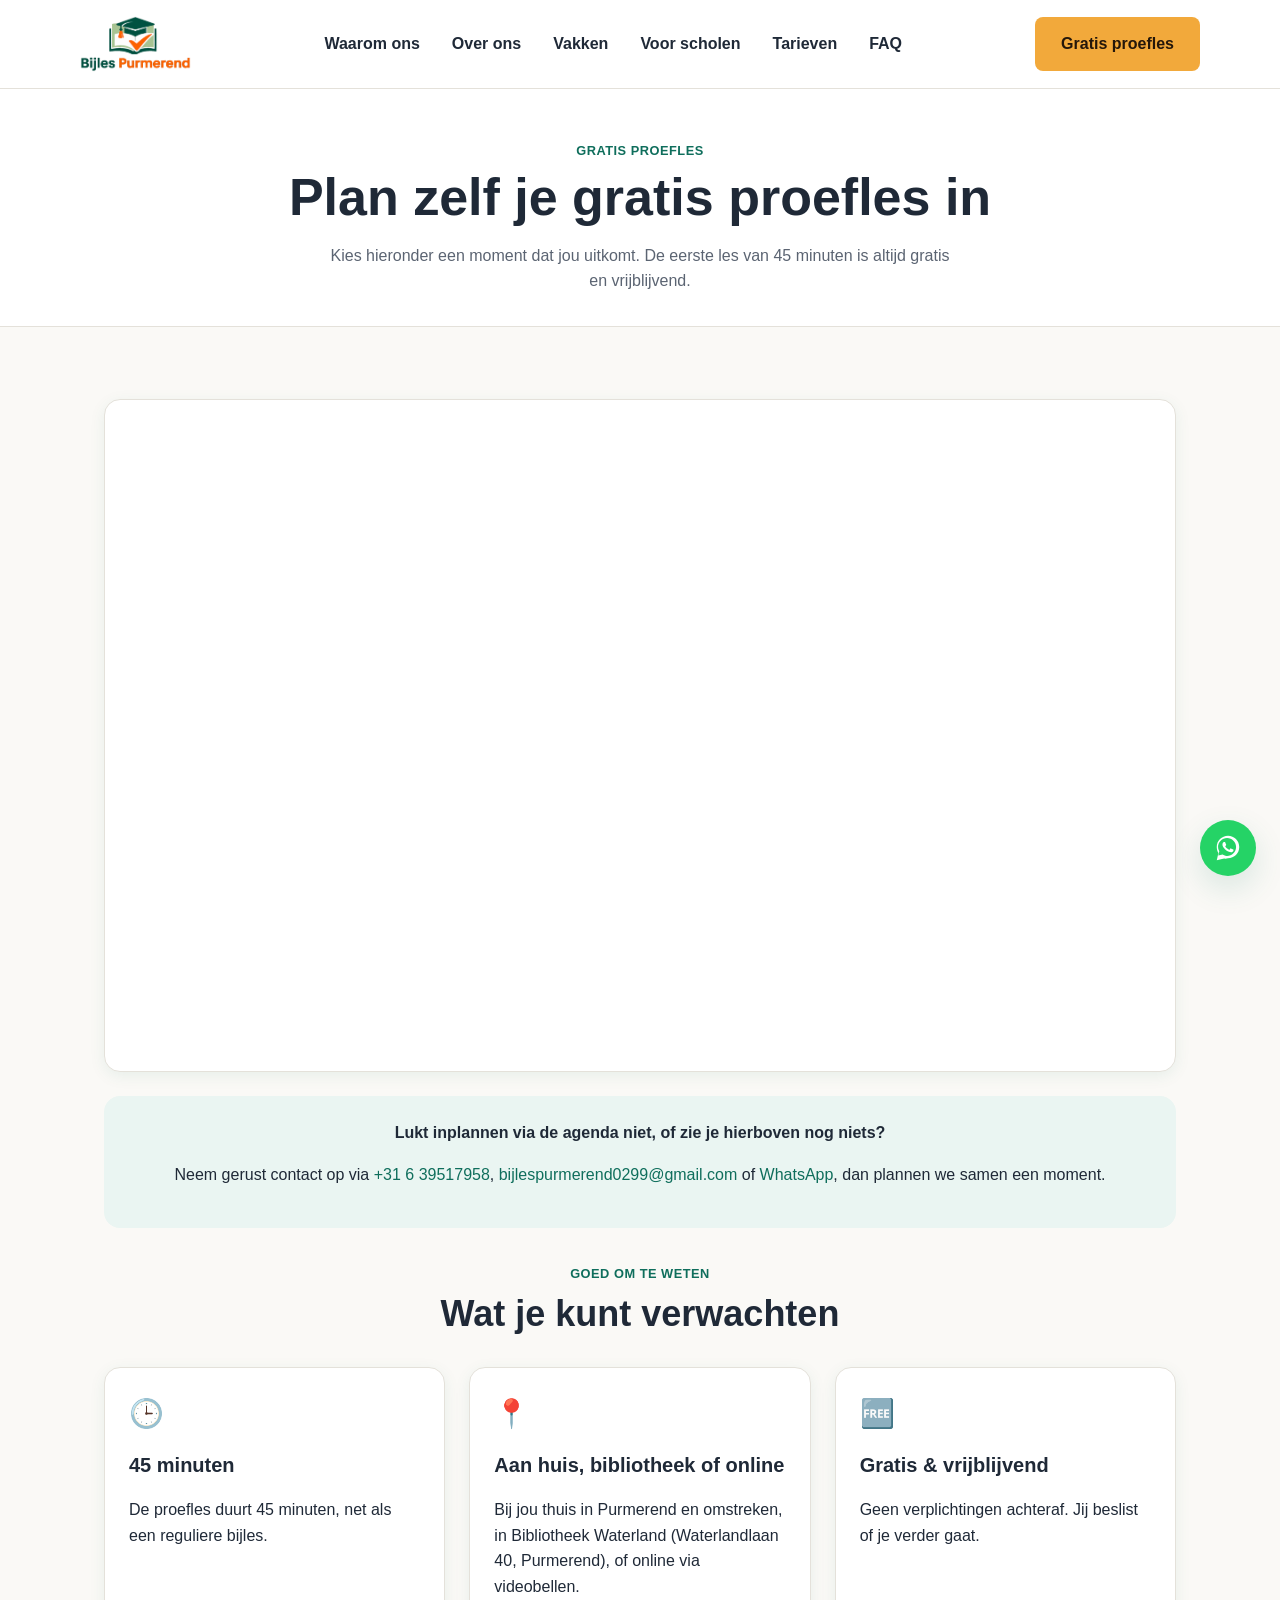
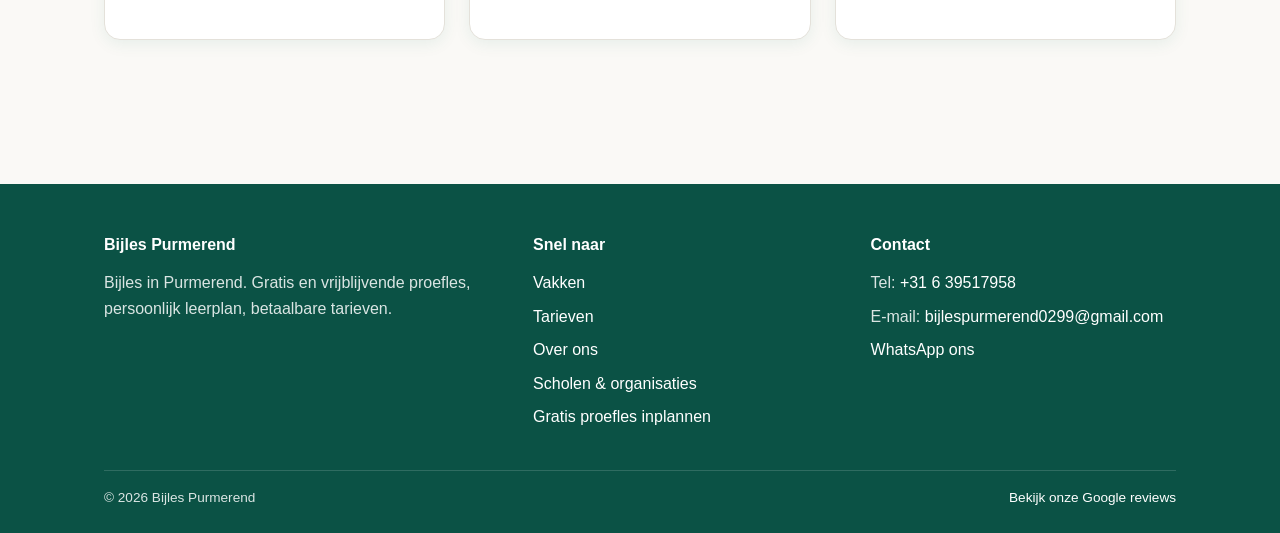
<file: proefles-inplannen.html>
<!DOCTYPE html>
<html lang="nl">
<head>
  <meta charset="UTF-8">
  <meta name="viewport" content="width=device-width, initial-scale=1.0">
  <title>Gratis proefles inplannen | Bijles Purmerend</title>
  <meta name="description" content="Plan zelf binnen enkele minuten je gratis en vrijblijvende proefles in via onze online agenda.">
  <link rel="icon" href="images/favicon.png" type="image/png">
  <link rel="stylesheet" href="css/style.css">
</head>
<body>

  <header class="site-header">
    <div class="container nav">
      <a class="logo" href="index.html">
        <img src="images/logo.png" alt="Bijles Purmerend">
      </a>
      <nav class="nav-links" id="nav-links" aria-label="Hoofdmenu">
        <a href="index.html#waarom-ons">Waarom ons</a>
        <a href="over-ons.html">Over ons</a>
        <a href="vakken.html">Vakken</a>
        <a href="scholen.html">Voor scholen</a>
        <a href="index.html#tarieven">Tarieven</a>        <a href="index.html#faq">FAQ</a>
      </nav>
      <div class="nav-actions">
        <a class="btn btn--primary nav-cta" href="proefles-inplannen.html">Gratis proefles</a>
        <button class="nav-toggle" aria-label="Menu openen" aria-expanded="false">☰</button>
      </div>
    </div>
  </header>

  <main>

    <div class="page-header">
      <div class="container">
        <span class="eyebrow">Gratis proefles</span>
        <h1>Plan zelf je gratis proefles in</h1>
        <p>Kies hieronder een moment dat jou uitkomt. De eerste les van 45 minuten is altijd gratis en vrijblijvend.</p>
      </div>
    </div>

    <section class="section">
      <div class="container">

        <!--
          ====================================================================
          GOOGLE AGENDA - AFSPRAAKSCHEMA (booking-widget)
          ====================================================================
          Vervang [GOOGLE_AGENDA_EMBED_URL] hieronder door de embed-URL van je
          eigen Google Agenda-afspraakschema. Volg de stappen in
          GOOGLE-AGENDA-INSTRUCTIES.md om dit afspraakschema aan te maken en
          de juiste URL op te halen.

          Voorbeeld van hoe de src eruit gaat zien (niet klakkeloos kopiëren,
          dit is een voorbeeld-URL, geen echte):
          src="https://calendar.google.com/calendar/appointments/schedules/AcZssZ...?gv=true"
          ====================================================================
        -->
        <div class="booking-frame-wrap" id="booking-frame-wrap">
          <iframe
            id="agenda-iframe"
            data-src="https://calendar.google.com/calendar/appointments/schedules/AcZssZ3O1rrRIZqszejMQqa-jOZ7WnRqwA2Elp-zNrtwZoOJZjMpGWCyuywxxC4DXcFd0NKUFuQHbugs?gv=true"
            title="Plan je gratis proefles in via Google Agenda"
            loading="lazy"
            hidden>
          </iframe>
        </div>

        <div class="booking-fallback">
          <p><strong>Lukt inplannen via de agenda niet, of zie je hierboven nog niets?</strong></p>
          <!-- PLACEHOLDERS: vul hier de echte contactgegevens in zodra bekend. -->
          <p>Neem gerust contact op via <a href="tel:+31639517958">+31 6 39517958</a>,
             <a href="mailto:bijlespurmerend0299@gmail.com">bijlespurmerend0299@gmail.com</a> of
             <a href="https://wa.me/31639517958">WhatsApp</a>, dan plannen we samen een moment.</p>
        </div>

        <div class="section-intro mt-6">
          <span class="eyebrow">Goed om te weten</span>
          <h2>Wat je kunt verwachten</h2>
        </div>
        <div class="grid grid--3">
          <div class="card">
            <div class="card-icon">🕒</div>
            <h3>45 minuten</h3>
            <p>De proefles duurt 45 minuten, net als een reguliere bijles.</p>
          </div>
          <div class="card">
            <div class="card-icon">📍</div>
            <h3>Aan huis, bibliotheek of online</h3>
            <p>Bij jou thuis in Purmerend en omstreken, in Bibliotheek Waterland (Waterlandlaan 40, Purmerend), of online via videobellen.</p>
          </div>
          <div class="card">
            <div class="card-icon">🆓</div>
            <h3>Gratis &amp; vrijblijvend</h3>
            <p>Geen verplichtingen achteraf. Jij beslist of je verder gaat.</p>
          </div>
        </div>
      </div>
    </section>

  </main>

  <footer class="site-footer">
    <div class="container">
      <div class="footer-grid">
        <div>
          <h4>Bijles Purmerend</h4>
          <p>Bijles in Purmerend. Gratis en vrijblijvende proefles, persoonlijk leerplan, betaalbare tarieven.</p>
        </div>
        <div>
          <h4>Snel naar</h4>
          <ul>
            <li><a href="vakken.html">Vakken</a></li>
            <li><a href="index.html#tarieven">Tarieven</a></li>
            <li><a href="over-ons.html">Over ons</a></li>
            <li><a href="scholen.html">Scholen &amp; organisaties</a></li>            <li><a href="proefles-inplannen.html">Gratis proefles inplannen</a></li>
          </ul>
        </div>
        <div>
          <h4>Contact</h4>
          <!-- PLACEHOLDERS: vul hier de echte contactgegevens in. Zoek in het hele
               project op "[" om alle placeholders terug te vinden (zie SETUP.md). -->
          <ul>
            <li>Tel: <a href="tel:+31639517958">+31 6 39517958</a></li>
            <li>E-mail: <a href="mailto:bijlespurmerend0299@gmail.com">bijlespurmerend0299@gmail.com</a></li>
            <li><a href="https://wa.me/31639517958">WhatsApp ons</a></li>          </ul>
        </div>
      </div>
      <div class="footer-bottom">
        <span>&copy; <span data-year></span> Bijles Purmerend</span>
        <span><a href="[GOOGLE_BUSINESS_PROFIEL_LINK]">Bekijk onze Google reviews</a></span>
      </div>
    </div>
  </footer>

  <a class="whatsapp-float" href="https://wa.me/31639517958" target="_blank" rel="noopener" aria-label="Stuur een WhatsApp-bericht">
    <svg viewBox="0 0 32 32" aria-hidden="true">
      <path d="M16.004 3C9.376 3 4 8.373 4 15c0 2.34.652 4.527 1.786 6.395L4 29l7.84-1.746A11.94 11.94 0 0 0 16.004 27C22.63 27 28 21.627 28 15S22.63 3 16.004 3zm.002 21.6c-1.94 0-3.76-.52-5.33-1.43l-.383-.227-4.65 1.035 1.06-4.53-.25-.4A9.55 9.55 0 0 1 5.4 15c0-5.302 4.303-9.6 9.606-9.6 5.302 0 9.6 4.298 9.6 9.6 0 5.303-4.298 9.6-9.6 9.6zm5.27-7.19c-.29-.145-1.712-.845-1.978-.942-.265-.097-.458-.145-.652.145-.194.29-.748.942-.917 1.136-.169.194-.338.218-.628.073-.29-.145-1.223-.451-2.33-1.437-.862-.769-1.444-1.718-1.613-2.008-.169-.29-.018-.446.127-.59.13-.13.29-.338.435-.507.145-.169.194-.29.29-.484.097-.194.048-.363-.024-.508-.073-.145-.652-1.572-.893-2.153-.235-.566-.474-.49-.652-.5-.169-.008-.363-.01-.556-.01a1.067 1.067 0 0 0-.773.363c-.265.29-1.014.99-1.014 2.416 0 1.426 1.038 2.804 1.183 2.998.145.194 2.043 3.12 4.95 4.376.692.299 1.232.477 1.653.61.694.221 1.326.19 1.826.115.557-.083 1.712-.7 1.954-1.375.242-.676.242-1.255.169-1.376-.073-.121-.266-.194-.556-.339z"/>
    </svg>
  </a>

  <script src="js/main.js"></script>
  <script>
    (function () {
      var iframe = document.getElementById("agenda-iframe");
      var wrap = document.getElementById("booking-frame-wrap");
      var src = iframe.getAttribute("data-src");
      if (!src || src.indexOf("[") !== -1) {
        wrap.innerHTML =
          '<div class="empty-state">' +
          "<p><strong>De online agenda wordt binnenkort gekoppeld.</strong></p>" +
          "<p>Gebruik ondertussen de contactgegevens hieronder om een gratis proefles in te plannen.</p>" +
          "</div>";
      } else {
        iframe.src = src;
        iframe.hidden = false;
      }
    })();
  </script>
</body>
</html>
</file>
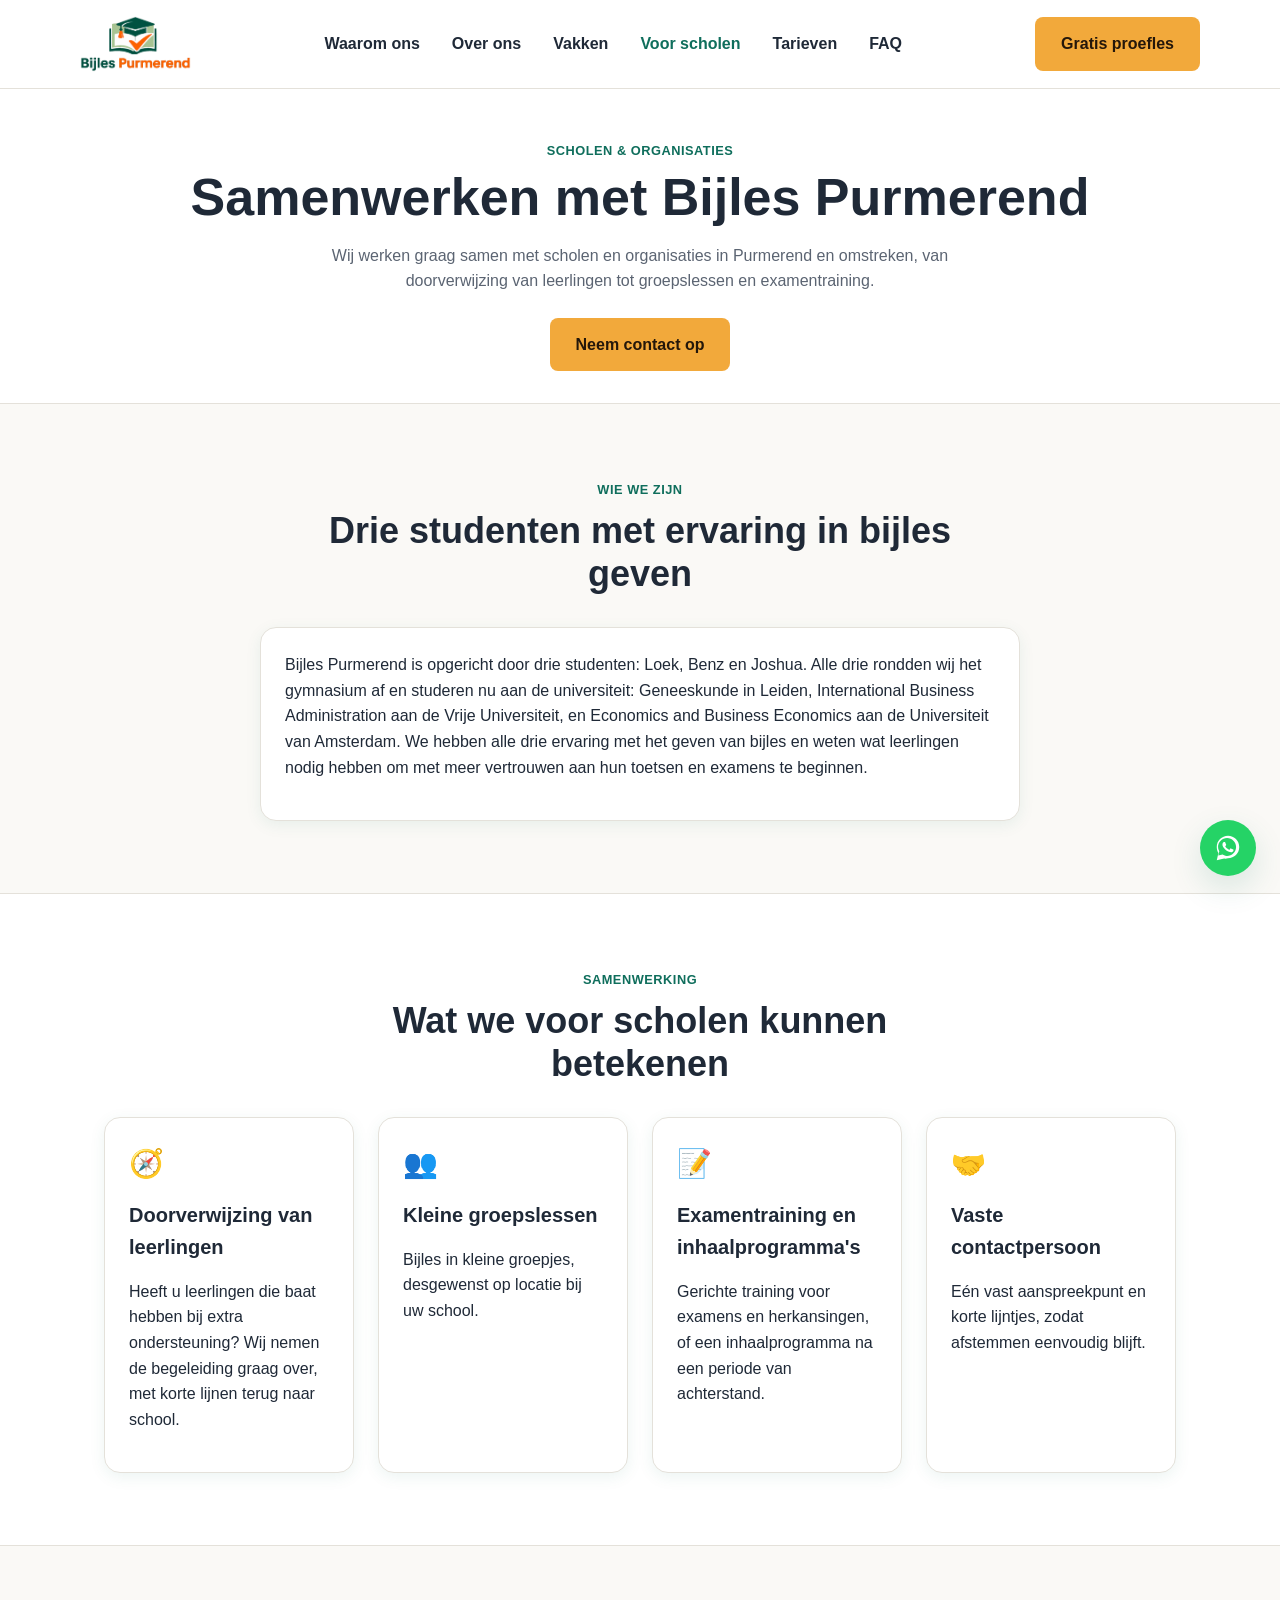
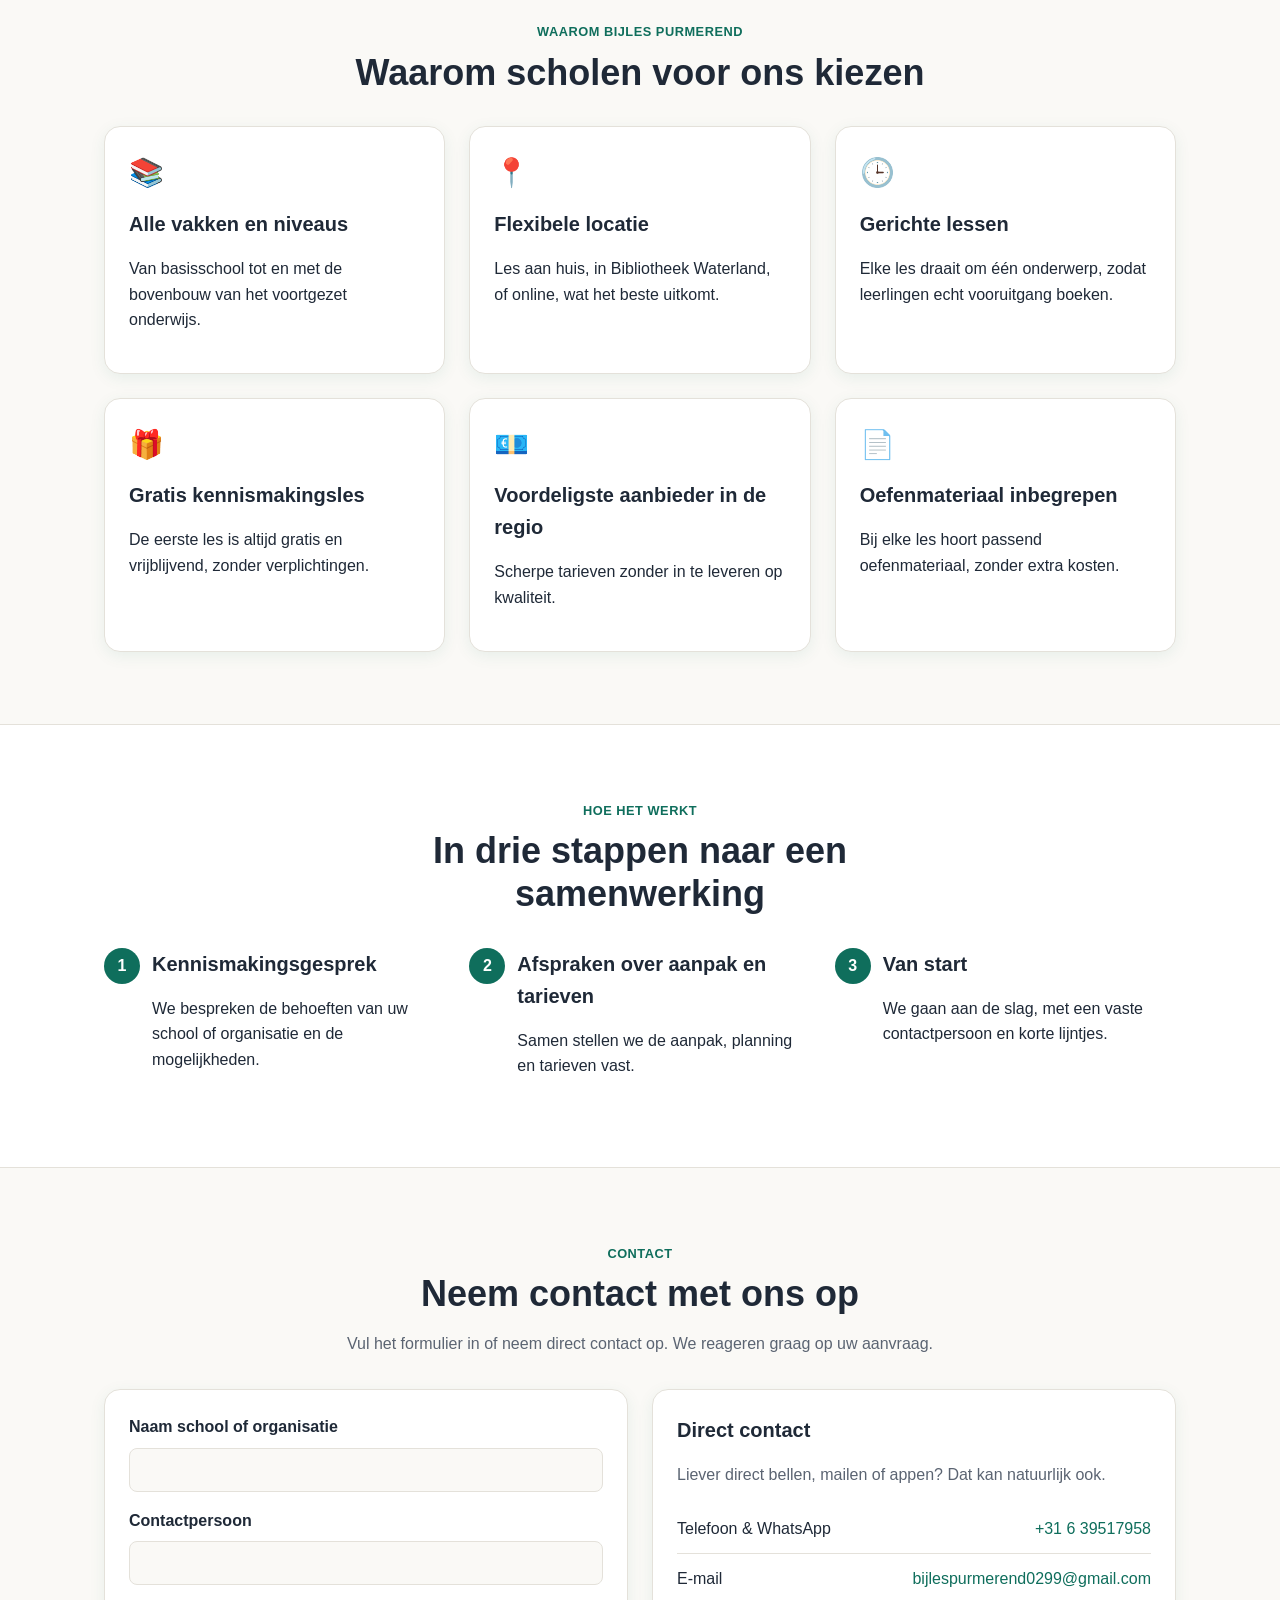
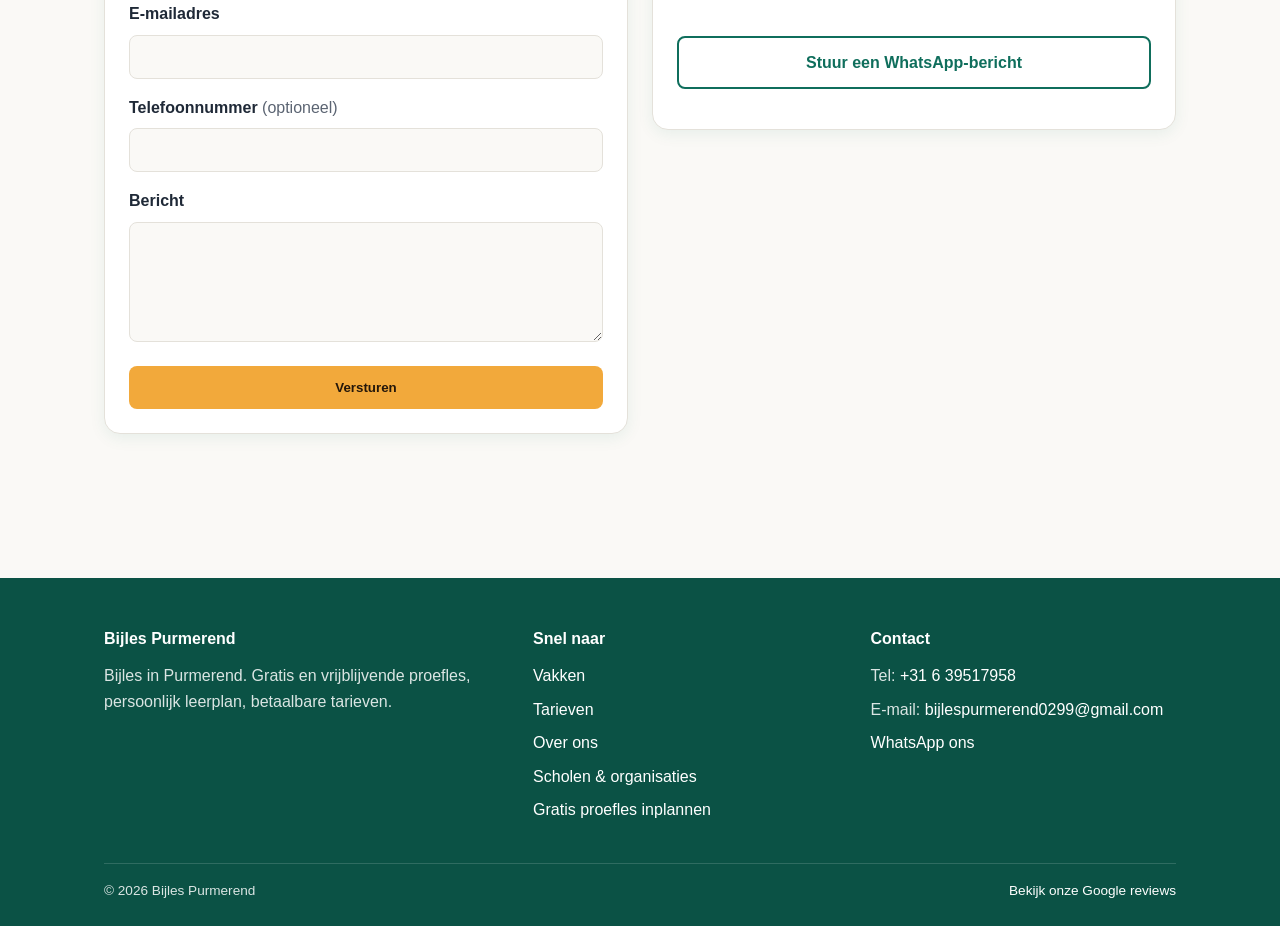
<file: scholen.html>
<!DOCTYPE html>
<html lang="nl">
<head>
  <meta charset="UTF-8">
  <meta name="viewport" content="width=device-width, initial-scale=1.0">
  <title>Voor scholen &amp; organisaties | Bijles Purmerend</title>
  <meta name="description" content="Samenwerken met Bijles Purmerend: doorverwijzing, groepslessen en examentraining voor leerlingen, in overleg met scholen en organisaties in Purmerend.">
  <link rel="icon" href="images/favicon.png" type="image/png">
  <link rel="stylesheet" href="css/style.css">
</head>
<body>

  <header class="site-header">
    <div class="container nav">
      <a class="logo" href="index.html">
        <img src="images/logo.png" alt="Bijles Purmerend">
      </a>
      <nav class="nav-links" id="nav-links" aria-label="Hoofdmenu">
        <a href="index.html#waarom-ons">Waarom ons</a>
        <a href="over-ons.html">Over ons</a>
        <a href="vakken.html">Vakken</a>
        <a href="scholen.html">Voor scholen</a>
        <a href="index.html#tarieven">Tarieven</a>        <a href="index.html#faq">FAQ</a>
      </nav>
      <div class="nav-actions">
        <a class="btn btn--primary nav-cta" href="proefles-inplannen.html">Gratis proefles</a>
        <button class="nav-toggle" aria-label="Menu openen" aria-expanded="false">☰</button>
      </div>
    </div>
  </header>

  <main>

    <div class="page-header">
      <div class="container">
        <span class="eyebrow">Scholen &amp; organisaties</span>
        <h1>Samenwerken met Bijles Purmerend</h1>
        <p>Wij werken graag samen met scholen en organisaties in Purmerend en omstreken, van doorverwijzing van leerlingen tot groepslessen en examentraining.</p>
        <div class="hero-actions" style="justify-content:center;">
          <a class="btn btn--primary" href="#aanvraag">Neem contact op</a>
        </div>
      </div>
    </div>

    <!-- Wie we zijn -->
    <section class="section">
      <div class="container">
        <div class="section-intro">
          <span class="eyebrow">Wie we zijn</span>
          <h2>Drie studenten met ervaring in bijles geven</h2>
        </div>
        <div class="card" style="max-width:760px;margin:0 auto;">
          <p>Bijles Purmerend is opgericht door drie studenten: Loek, Benz en Joshua. Alle drie rondden wij het gymnasium af en studeren nu aan de universiteit: Geneeskunde in Leiden, International Business Administration aan de Vrije Universiteit, en Economics and Business Economics aan de Universiteit van Amsterdam. We hebben alle drie ervaring met het geven van bijles en weten wat leerlingen nodig hebben om met meer vertrouwen aan hun toetsen en examens te beginnen.</p>
        </div>
      </div>
    </section>

    <!-- Wat we voor scholen kunnen betekenen -->
    <section class="section section--alt">
      <div class="container">
        <div class="section-intro">
          <span class="eyebrow">Samenwerking</span>
          <h2>Wat we voor scholen kunnen betekenen</h2>
        </div>
        <div class="grid grid--4">
          <div class="card">
            <div class="card-icon">🧭</div>
            <h3>Doorverwijzing van leerlingen</h3>
            <p>Heeft u leerlingen die baat hebben bij extra ondersteuning? Wij nemen de begeleiding graag over, met korte lijnen terug naar school.</p>
          </div>
          <div class="card">
            <div class="card-icon">👥</div>
            <h3>Kleine groepslessen</h3>
            <p>Bijles in kleine groepjes, desgewenst op locatie bij uw school.</p>
          </div>
          <div class="card">
            <div class="card-icon">📝</div>
            <h3>Examentraining en inhaalprogramma's</h3>
            <p>Gerichte training voor examens en herkansingen, of een inhaalprogramma na een periode van achterstand.</p>
          </div>
          <div class="card">
            <div class="card-icon">🤝</div>
            <h3>Vaste contactpersoon</h3>
            <p>Eén vast aanspreekpunt en korte lijntjes, zodat afstemmen eenvoudig blijft.</p>
          </div>
        </div>
      </div>
    </section>

    <!-- Waarom scholen voor ons kiezen -->
    <section class="section">
      <div class="container">
        <div class="section-intro">
          <span class="eyebrow">Waarom Bijles Purmerend</span>
          <h2>Waarom scholen voor ons kiezen</h2>
        </div>
        <div class="grid grid--3">
          <div class="card">
            <div class="card-icon">📚</div>
            <h3>Alle vakken en niveaus</h3>
            <p>Van basisschool tot en met de bovenbouw van het voortgezet onderwijs.</p>
          </div>
          <div class="card">
            <div class="card-icon">📍</div>
            <h3>Flexibele locatie</h3>
            <p>Les aan huis, in Bibliotheek Waterland, of online, wat het beste uitkomt.</p>
          </div>
          <div class="card">
            <div class="card-icon">🕒</div>
            <h3>Gerichte lessen</h3>
            <p>Elke les draait om één onderwerp, zodat leerlingen echt vooruitgang boeken.</p>
          </div>
          <div class="card">
            <div class="card-icon">🎁</div>
            <h3>Gratis kennismakingsles</h3>
            <p>De eerste les is altijd gratis en vrijblijvend, zonder verplichtingen.</p>
          </div>
          <div class="card">
            <div class="card-icon">💶</div>
            <h3>Voordeligste aanbieder in de regio</h3>
            <p>Scherpe tarieven zonder in te leveren op kwaliteit.</p>
          </div>
          <div class="card">
            <div class="card-icon">📄</div>
            <h3>Oefenmateriaal inbegrepen</h3>
            <p>Bij elke les hoort passend oefenmateriaal, zonder extra kosten.</p>
          </div>
        </div>
      </div>
    </section>

    <!-- Hoe het werkt -->
    <section class="section section--alt">
      <div class="container">
        <div class="section-intro">
          <span class="eyebrow">Hoe het werkt</span>
          <h2>In drie stappen naar een samenwerking</h2>
        </div>
        <div class="grid grid--3 steps">
          <div class="step">
            <h3>Kennismakingsgesprek</h3>
            <p>We bespreken de behoeften van uw school of organisatie en de mogelijkheden.</p>
          </div>
          <div class="step">
            <h3>Afspraken over aanpak en tarieven</h3>
            <p>Samen stellen we de aanpak, planning en tarieven vast.</p>
          </div>
          <div class="step">
            <h3>Van start</h3>
            <p>We gaan aan de slag, met een vaste contactpersoon en korte lijntjes.</p>
          </div>
        </div>
      </div>
    </section>

    <!-- Contact / aanvraag -->
    <section class="section" id="aanvraag">
      <div class="container">
        <div class="section-intro">
          <span class="eyebrow">Contact</span>
          <h2>Neem contact met ons op</h2>
          <p>Vul het formulier in of neem direct contact op. We reageren graag op uw aanvraag.</p>
        </div>
        <div class="grid grid--2" style="align-items:start;">
          <div class="card">
            <form id="scholen-contact-form" action="https://formspree.io/f/xdenjadl" method="POST" novalidate>
              <input type="hidden" name="_subject" value="Nieuwe aanvraag via scholen.html - Bijles Purmerend">
              <div class="form-group">
                <label for="scholen-organisatie">Naam school of organisatie</label>
                <input type="text" id="scholen-organisatie" name="organisatie" required autocomplete="organization">
              </div>
              <div class="form-group">
                <label for="scholen-contactpersoon">Contactpersoon</label>
                <input type="text" id="scholen-contactpersoon" name="contactpersoon" required autocomplete="name">
              </div>
              <div class="form-group">
                <label for="scholen-email">E-mailadres</label>
                <input type="email" id="scholen-email" name="email" required autocomplete="email">
              </div>
              <div class="form-group">
                <label for="scholen-telefoon">Telefoonnummer <span class="optional">(optioneel)</span></label>
                <input type="tel" id="scholen-telefoon" name="telefoon" autocomplete="tel">
              </div>
              <div class="form-group">
                <label for="scholen-bericht">Bericht</label>
                <textarea id="scholen-bericht" name="bericht" required></textarea>
              </div>
              <button type="submit" class="btn btn--primary btn--block">Versturen</button>
              <p class="form-success" id="scholen-form-success" role="status" hidden>Bedankt voor uw aanvraag! We nemen zo snel mogelijk contact met u op.</p>
              <p class="form-error" id="scholen-form-error" role="status" hidden>Er ging iets mis bij het versturen. Probeer het later opnieuw, of neem direct contact op via telefoon of e-mail hiernaast.</p>
            </form>
          </div>
          <div class="card">
            <h3>Direct contact</h3>
            <p class="text-muted">Liever direct bellen, mailen of appen? Dat kan natuurlijk ook.</p>
            <ul class="pricing-list">
              <li><span>Telefoon &amp; WhatsApp</span><span><a href="tel:+31639517958">+31 6 39517958</a></span></li>
              <li><span>E-mail</span><span><a href="mailto:bijlespurmerend0299@gmail.com">bijlespurmerend0299@gmail.com</a></span></li>
            </ul>
            <p class="mt-6">
              <a class="btn btn--outline btn--block" href="https://wa.me/31639517958">Stuur een WhatsApp-bericht</a>
            </p>
          </div>
        </div>
      </div>
    </section>

  </main>

  <footer class="site-footer">
    <div class="container">
      <div class="footer-grid">
        <div>
          <h4>Bijles Purmerend</h4>
          <p>Bijles in Purmerend. Gratis en vrijblijvende proefles, persoonlijk leerplan, betaalbare tarieven.</p>
        </div>
        <div>
          <h4>Snel naar</h4>
          <ul>
            <li><a href="vakken.html">Vakken</a></li>
            <li><a href="index.html#tarieven">Tarieven</a></li>
            <li><a href="over-ons.html">Over ons</a></li>
            <li><a href="scholen.html">Scholen &amp; organisaties</a></li>            <li><a href="proefles-inplannen.html">Gratis proefles inplannen</a></li>
          </ul>
        </div>
        <div>
          <h4>Contact</h4>
          <!-- PLACEHOLDERS: vul hier de echte contactgegevens in. Zoek in het hele
               project op "[" om alle placeholders terug te vinden (zie SETUP.md). -->
          <ul>
            <li>Tel: <a href="tel:+31639517958">+31 6 39517958</a></li>
            <li>E-mail: <a href="mailto:bijlespurmerend0299@gmail.com">bijlespurmerend0299@gmail.com</a></li>
            <li><a href="https://wa.me/31639517958">WhatsApp ons</a></li>          </ul>
        </div>
      </div>
      <div class="footer-bottom">
        <span>&copy; <span data-year></span> Bijles Purmerend</span>
        <span><a href="[GOOGLE_BUSINESS_PROFIEL_LINK]">Bekijk onze Google reviews</a></span>
      </div>
    </div>
  </footer>

  <a class="whatsapp-float" href="https://wa.me/31639517958" target="_blank" rel="noopener" aria-label="Stuur een WhatsApp-bericht">
    <svg viewBox="0 0 32 32" aria-hidden="true">
      <path d="M16.004 3C9.376 3 4 8.373 4 15c0 2.34.652 4.527 1.786 6.395L4 29l7.84-1.746A11.94 11.94 0 0 0 16.004 27C22.63 27 28 21.627 28 15S22.63 3 16.004 3zm.002 21.6c-1.94 0-3.76-.52-5.33-1.43l-.383-.227-4.65 1.035 1.06-4.53-.25-.4A9.55 9.55 0 0 1 5.4 15c0-5.302 4.303-9.6 9.606-9.6 5.302 0 9.6 4.298 9.6 9.6 0 5.303-4.298 9.6-9.6 9.6zm5.27-7.19c-.29-.145-1.712-.845-1.978-.942-.265-.097-.458-.145-.652.145-.194.29-.748.942-.917 1.136-.169.194-.338.218-.628.073-.29-.145-1.223-.451-2.33-1.437-.862-.769-1.444-1.718-1.613-2.008-.169-.29-.018-.446.127-.59.13-.13.29-.338.435-.507.145-.169.194-.29.29-.484.097-.194.048-.363-.024-.508-.073-.145-.652-1.572-.893-2.153-.235-.566-.474-.49-.652-.5-.169-.008-.363-.01-.556-.01a1.067 1.067 0 0 0-.773.363c-.265.29-1.014.99-1.014 2.416 0 1.426 1.038 2.804 1.183 2.998.145.194 2.043 3.12 4.95 4.376.692.299 1.232.477 1.653.61.694.221 1.326.19 1.826.115.557-.083 1.712-.7 1.954-1.375.242-.676.242-1.255.169-1.376-.073-.121-.266-.194-.556-.339z"/>
    </svg>
  </a>

  <script src="js/main.js"></script>
</body>
</html>
</file>
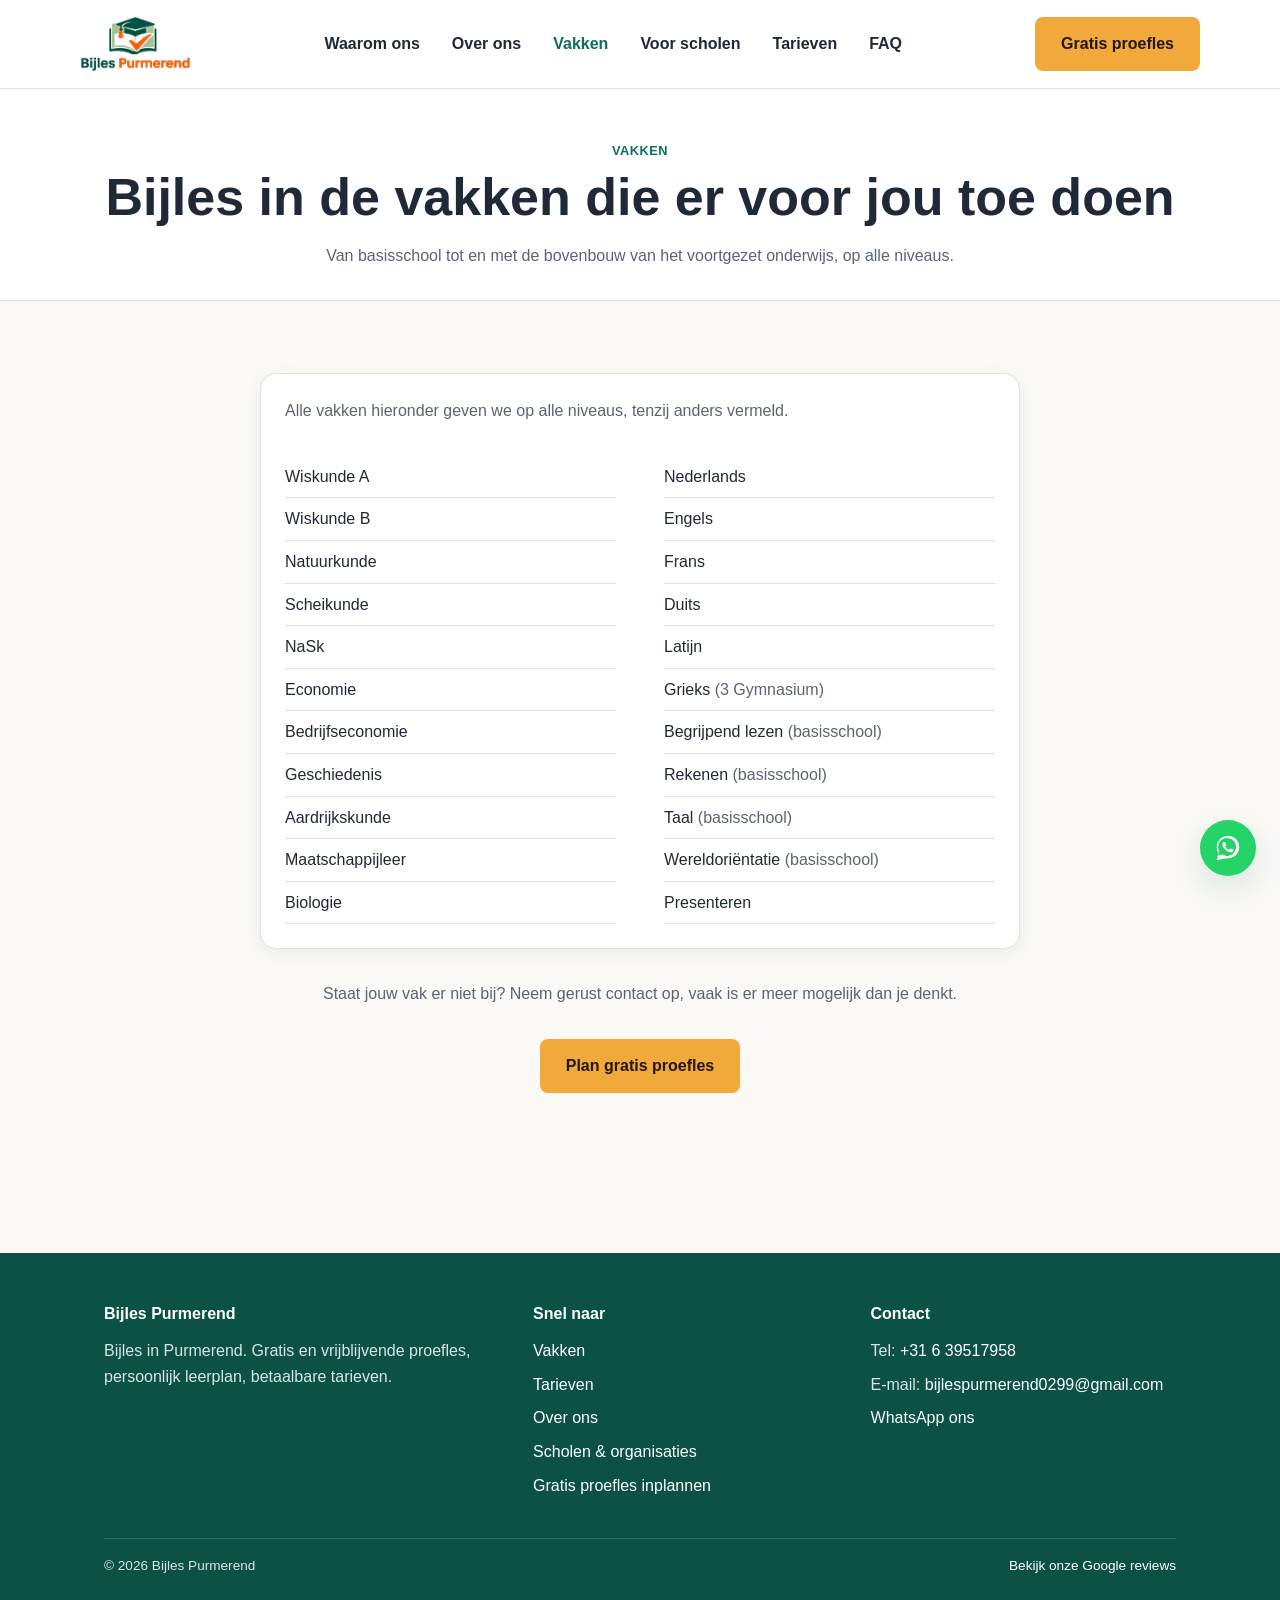
<file: vakken.html>
<!DOCTYPE html>
<html lang="nl">
<head>
  <meta charset="UTF-8">
  <meta name="viewport" content="width=device-width, initial-scale=1.0">
  <title>Vakken | Bijles Purmerend</title>
  <meta name="description" content="Bekijk alle vakken en niveaus waarvoor je bij Bijles Purmerend terecht kunt, van basisschool tot bovenbouw voortgezet onderwijs.">
  <link rel="icon" href="images/favicon.png" type="image/png">
  <link rel="stylesheet" href="css/style.css">
</head>
<body>

  <header class="site-header">
    <div class="container nav">
      <a class="logo" href="index.html">
        <img src="images/logo.png" alt="Bijles Purmerend">
      </a>
      <nav class="nav-links" id="nav-links" aria-label="Hoofdmenu">
        <a href="index.html#waarom-ons">Waarom ons</a>
        <a href="over-ons.html">Over ons</a>
        <a href="vakken.html">Vakken</a>
        <a href="scholen.html">Voor scholen</a>
        <a href="index.html#tarieven">Tarieven</a>        <a href="index.html#faq">FAQ</a>
      </nav>
      <div class="nav-actions">
        <a class="btn btn--primary nav-cta" href="proefles-inplannen.html">Gratis proefles</a>
        <button class="nav-toggle" aria-label="Menu openen" aria-expanded="false">☰</button>
      </div>
    </div>
  </header>

  <main>

    <div class="page-header">
      <div class="container">
        <span class="eyebrow">Vakken</span>
        <h1>Bijles in de vakken die er voor jou toe doen</h1>
        <p>Van basisschool tot en met de bovenbouw van het voortgezet onderwijs, op alle niveaus.</p>
      </div>
    </div>

    <section class="section">
      <div class="container">
        <div class="card" style="max-width:760px;margin:0 auto;">
          <p class="text-muted">Alle vakken hieronder geven we op alle niveaus, tenzij anders vermeld.</p>
          <ul class="subject-list mt-6">
            <li>Wiskunde A</li>
            <li>Wiskunde B</li>
            <li>Natuurkunde</li>
            <li>Scheikunde</li>
            <li>NaSk</li>
            <li>Economie</li>
            <li>Bedrijfseconomie</li>
            <li>Geschiedenis</li>
            <li>Aardrijkskunde</li>
            <li>Maatschappijleer</li>
            <li>Biologie</li>
            <li>Nederlands</li>
            <li>Engels</li>
            <li>Frans</li>
            <li>Duits</li>
            <li>Latijn</li>
            <li>Grieks <span class="text-muted">(3 Gymnasium)</span></li>
            <li>Begrijpend lezen <span class="text-muted">(basisschool)</span></li>
            <li>Rekenen <span class="text-muted">(basisschool)</span></li>
            <li>Taal <span class="text-muted">(basisschool)</span></li>
            <li>Wereldoriëntatie <span class="text-muted">(basisschool)</span></li>
            <li>Presenteren</li>
          </ul>
        </div>

        <div class="section-intro mt-6">
          <p>Staat jouw vak er niet bij? Neem gerust contact op, vaak is er meer mogelijk dan je denkt.</p>
        </div>
        <p class="text-center">
          <a class="btn btn--primary" href="proefles-inplannen.html">Plan gratis proefles</a>
        </p>
      </div>
    </section>

  </main>

  <footer class="site-footer">
    <div class="container">
      <div class="footer-grid">
        <div>
          <h4>Bijles Purmerend</h4>
          <p>Bijles in Purmerend. Gratis en vrijblijvende proefles, persoonlijk leerplan, betaalbare tarieven.</p>
        </div>
        <div>
          <h4>Snel naar</h4>
          <ul>
            <li><a href="vakken.html">Vakken</a></li>
            <li><a href="index.html#tarieven">Tarieven</a></li>
            <li><a href="over-ons.html">Over ons</a></li>
            <li><a href="scholen.html">Scholen &amp; organisaties</a></li>            <li><a href="proefles-inplannen.html">Gratis proefles inplannen</a></li>
          </ul>
        </div>
        <div>
          <h4>Contact</h4>
          <!-- PLACEHOLDERS: vul hier de echte contactgegevens in. Zoek in het hele
               project op "[" om alle placeholders terug te vinden (zie SETUP.md). -->
          <ul>
            <li>Tel: <a href="tel:+31639517958">+31 6 39517958</a></li>
            <li>E-mail: <a href="mailto:bijlespurmerend0299@gmail.com">bijlespurmerend0299@gmail.com</a></li>
            <li><a href="https://wa.me/31639517958">WhatsApp ons</a></li>          </ul>
        </div>
      </div>
      <div class="footer-bottom">
        <span>&copy; <span data-year></span> Bijles Purmerend</span>
        <span><a href="[GOOGLE_BUSINESS_PROFIEL_LINK]">Bekijk onze Google reviews</a></span>
      </div>
    </div>
  </footer>

  <a class="whatsapp-float" href="https://wa.me/31639517958" target="_blank" rel="noopener" aria-label="Stuur een WhatsApp-bericht">
    <svg viewBox="0 0 32 32" aria-hidden="true">
      <path d="M16.004 3C9.376 3 4 8.373 4 15c0 2.34.652 4.527 1.786 6.395L4 29l7.84-1.746A11.94 11.94 0 0 0 16.004 27C22.63 27 28 21.627 28 15S22.63 3 16.004 3zm.002 21.6c-1.94 0-3.76-.52-5.33-1.43l-.383-.227-4.65 1.035 1.06-4.53-.25-.4A9.55 9.55 0 0 1 5.4 15c0-5.302 4.303-9.6 9.606-9.6 5.302 0 9.6 4.298 9.6 9.6 0 5.303-4.298 9.6-9.6 9.6zm5.27-7.19c-.29-.145-1.712-.845-1.978-.942-.265-.097-.458-.145-.652.145-.194.29-.748.942-.917 1.136-.169.194-.338.218-.628.073-.29-.145-1.223-.451-2.33-1.437-.862-.769-1.444-1.718-1.613-2.008-.169-.29-.018-.446.127-.59.13-.13.29-.338.435-.507.145-.169.194-.29.29-.484.097-.194.048-.363-.024-.508-.073-.145-.652-1.572-.893-2.153-.235-.566-.474-.49-.652-.5-.169-.008-.363-.01-.556-.01a1.067 1.067 0 0 0-.773.363c-.265.29-1.014.99-1.014 2.416 0 1.426 1.038 2.804 1.183 2.998.145.194 2.043 3.12 4.95 4.376.692.299 1.232.477 1.653.61.694.221 1.326.19 1.826.115.557-.083 1.712-.7 1.954-1.375.242-.676.242-1.255.169-1.376-.073-.121-.266-.194-.556-.339z"/>
    </svg>
  </a>

  <script src="js/main.js"></script>
</body>
</html>
</file>
<file: css/style.css>
/* ==========================================================================
   Bijles Purmerend — Stylesheet
   Opbouw: variabelen -> reset/basis -> typografie -> layout ->
           header/nav -> footer -> knoppen/componenten -> paginasecties ->
           media queries
   ========================================================================== */

/* ---------- Variabelen ---------- */
:root {
  --color-primary: #0f6e5c;
  --color-primary-dark: #0b5245;
  --color-accent: #f2a93b;
  --color-accent-dark: #d99225;
  --color-bg: #faf9f6;
  --color-surface: #ffffff;
  --color-text: #1f2937;
  --color-text-muted: #5b6472;
  --color-border: #e4e1da;
  --color-star: #f5b301;
  --color-success-bg: #eaf5f2;
  --color-deal-was: #dc2626;
  --color-deal-now: #16a34a;

  --font-body: -apple-system, BlinkMacSystemFont, "Segoe UI", Roboto,
    Helvetica, Arial, sans-serif;

  --space-1: 0.25rem;
  --space-2: 0.5rem;
  --space-3: 0.75rem;
  --space-4: 1rem;
  --space-5: 1.5rem;
  --space-6: 2rem;
  --space-7: 3rem;
  --space-8: 4.5rem;

  --radius: 0.5rem;
  --radius-lg: 1rem;
  --shadow: 0 4px 16px rgba(15, 110, 92, 0.08);
  --shadow-lg: 0 12px 32px rgba(15, 110, 92, 0.14);
  --content-width: 1120px;
}

/* ---------- Reset / basis ---------- */
*,
*::before,
*::after {
  box-sizing: border-box;
}

html {
  scroll-behavior: smooth;
}

body {
  margin: 0;
  font-family: var(--font-body);
  color: var(--color-text);
  background: var(--color-bg);
  line-height: 1.6;
  -webkit-font-smoothing: antialiased;
}

img {
  max-width: 100%;
  display: block;
}

a {
  color: var(--color-primary);
  text-decoration: none;
}

a:hover {
  text-decoration: underline;
}

ul {
  margin: 0;
  padding: 0;
  list-style: none;
}

h1,
h2,
h3,
h4,
p {
  margin: 0 0 var(--space-4);
}

button {
  font-family: inherit;
}

:focus-visible {
  outline: 3px solid var(--color-accent);
  outline-offset: 2px;
}

/* ---------- Typografie ---------- */
h1 {
  font-size: clamp(2rem, 4vw + 1rem, 3.25rem);
  line-height: 1.1;
  font-weight: 800;
}

h2 {
  font-size: clamp(1.5rem, 2.5vw + 1rem, 2.25rem);
  line-height: 1.2;
  font-weight: 800;
}

h3 {
  font-size: 1.25rem;
  font-weight: 700;
}

.eyebrow {
  display: inline-block;
  color: var(--color-primary);
  font-weight: 700;
  letter-spacing: 0.04em;
  text-transform: uppercase;
  font-size: 0.8rem;
  margin-bottom: var(--space-2);
}

.section-intro {
  max-width: 640px;
  margin: 0 auto var(--space-6);
  text-align: center;
}

.section-intro p {
  color: var(--color-text-muted);
}

.text-muted {
  color: var(--color-text-muted);
}

/* ---------- Layout ---------- */
.container {
  width: 100%;
  max-width: var(--content-width);
  margin: 0 auto;
  padding: 0 var(--space-5);
}

.section {
  padding: var(--space-8) 0;
}

.section--alt {
  background: var(--color-surface);
  border-top: 1px solid var(--color-border);
  border-bottom: 1px solid var(--color-border);
}

.grid {
  display: grid;
  gap: var(--space-5);
}

.grid--4 {
  grid-template-columns: repeat(4, 1fr);
}

.grid--3 {
  grid-template-columns: repeat(3, 1fr);
}

.grid--2 {
  grid-template-columns: repeat(2, 1fr);
}

@media (max-width: 1024px) {
  .grid--4 {
    grid-template-columns: repeat(2, 1fr);
  }
  .grid--3 {
    grid-template-columns: repeat(2, 1fr);
  }
}

@media (min-width: 1025px) {
  /* Vijf redenen: centreer de onderste 2 kaarten onder de bovenste 3 */
  #waarom-ons .grid--3 {
    grid-template-columns: repeat(6, 1fr);
  }
  #waarom-ons .grid--3 > .card {
    grid-column: span 2;
  }
  #waarom-ons .grid--3 > .card:nth-child(4) {
    grid-column: 2 / span 2;
  }
  #waarom-ons .grid--3 > .card:nth-child(5) {
    grid-column: 4 / span 2;
  }
}

@media (max-width: 640px) {
  .grid--4,
  .grid--3,
  .grid--2 {
    grid-template-columns: 1fr;
  }
}

.lesmomenten-grid {
  margin-top: var(--space-6);
}

.lesmomenten-grid img {
  border-radius: var(--radius);
  aspect-ratio: 4 / 3;
  object-fit: cover;
  width: 100%;
  box-shadow: var(--shadow);
}

@media (max-width: 640px) {
  .lesmomenten-grid {
    grid-template-columns: repeat(2, 1fr);
    gap: var(--space-2);
  }
}

/* ---------- Header / navigatie ---------- */
.site-header {
  position: sticky;
  top: 0;
  z-index: 50;
  background: var(--color-surface);
  border-bottom: 1px solid var(--color-border);
}

.nav {
  display: flex;
  align-items: center;
  justify-content: space-between;
  padding: var(--space-4) 0;
}

.logo {
  display: flex;
  align-items: center;
  gap: var(--space-2);
  font-weight: 800;
  font-size: 1.15rem;
  color: var(--color-text);
}

.logo:hover {
  text-decoration: none;
}

.logo img {
  height: 40px;
  width: auto;
}

@media (min-width: 861px) {
  .logo img {
    height: 56px;
  }
}

.nav-links {
  display: flex;
  align-items: center;
  gap: var(--space-6);
}

.nav-links a {
  color: var(--color-text);
  font-weight: 600;
}

.nav-links a:hover,
.nav-links a[aria-current="page"] {
  color: var(--color-primary);
}

.nav-actions {
  display: flex;
  align-items: center;
  gap: var(--space-4);
}

.nav-toggle {
  display: none;
  background: none;
  border: 1px solid var(--color-border);
  border-radius: var(--radius);
  padding: var(--space-2) var(--space-3);
  cursor: pointer;
}

@media (max-width: 860px) {
  .nav-links {
    position: absolute;
    top: 100%;
    left: 0;
    right: 0;
    background: var(--color-surface);
    border-bottom: 1px solid var(--color-border);
    flex-direction: column;
    align-items: flex-start;
    gap: 0;
    padding: var(--space-2) var(--space-5) var(--space-4);
    display: none;
  }

  .nav-links.is-open {
    display: flex;
  }

  .nav-links a {
    width: 100%;
    padding: var(--space-3) 0;
    border-bottom: 1px solid var(--color-border);
  }

  .nav-toggle {
    display: inline-flex;
    align-items: center;
    justify-content: center;
    min-width: 44px;
    min-height: 44px;
    font-size: 1.1rem;
  }
}

/* ---------- Knoppen ---------- */
.btn {
  display: inline-block;
  padding: 0.75rem 1.5rem;
  border-radius: var(--radius);
  font-weight: 700;
  border: 2px solid transparent;
  cursor: pointer;
  text-align: center;
}

.btn:hover {
  text-decoration: none;
}

.btn--primary {
  background: var(--color-accent);
  color: #24170a;
}

.btn--primary:hover {
  background: var(--color-accent-dark);
}

.btn--secondary {
  background: var(--color-primary);
  color: #fff;
}

.btn--secondary:hover {
  background: var(--color-primary-dark);
  color: #fff;
}

.btn--outline {
  background: transparent;
  border-color: var(--color-primary);
  color: var(--color-primary);
}

.btn--outline:hover {
  background: var(--color-primary);
  color: #fff;
}

.btn--block {
  display: block;
  width: 100%;
}

/* ---------- Componenten ---------- */
.card {
  background: var(--color-surface);
  border: 1px solid var(--color-border);
  border-radius: var(--radius-lg);
  padding: var(--space-5);
  box-shadow: var(--shadow);
}

.card-icon {
  font-size: 1.75rem;
  margin-bottom: var(--space-3);
}

.badge {
  display: inline-flex;
  align-items: center;
  gap: var(--space-2);
  background: var(--color-success-bg);
  color: var(--color-primary-dark);
  font-weight: 700;
  font-size: 0.85rem;
  padding: var(--space-2) var(--space-3);
  border-radius: 999px;
}

.stars {
  color: var(--color-star);
  letter-spacing: 2px;
}

/* Vakkenlijst */
.tag-list {
  display: flex;
  flex-wrap: wrap;
  gap: var(--space-3);
  justify-content: center;
}

.tag {
  display: inline-block;
  background: var(--color-success-bg);
  color: var(--color-primary-dark);
  font-weight: 600;
  font-size: 0.95rem;
  padding: 0.5rem 1rem;
  border-radius: 999px;
}

.subject-list {
  columns: 2;
  column-gap: var(--space-7);
}

.subject-list li {
  padding: var(--space-2) 0;
  border-bottom: 1px solid var(--color-border);
  break-inside: avoid;
}

@media (max-width: 640px) {
  .subject-list {
    columns: 1;
  }
}

/* Hero */
.hero {
  position: relative;
  overflow: hidden;
  padding: var(--space-8) 0;
}

.hero-bg {
  position: absolute;
  inset: 0;
  z-index: 0;
  display: grid;
  grid-template-columns: repeat(2, 1fr);
  grid-template-rows: repeat(2, 1fr);
}

.hero-bg img {
  width: 100%;
  height: 100%;
  object-fit: cover;
  filter: grayscale(100%);
}

.hero-bg::after {
  content: "";
  position: absolute;
  inset: 0;
  background: linear-gradient(120deg, rgba(11, 82, 69, 0.88), rgba(11, 82, 69, 0.72));
}

.hero .container {
  position: relative;
  z-index: 1;
  display: grid;
  grid-template-columns: 1.1fr 0.9fr;
  gap: var(--space-7);
  align-items: center;
}

.hero .eyebrow {
  color: var(--color-accent);
}

.hero h1,
.hero p {
  color: #fff;
}

.hero .btn--outline {
  border-color: #fff;
  color: #fff;
}

.hero .btn--outline:hover {
  background: #fff;
  color: var(--color-primary-dark);
}

.hero-actions {
  display: flex;
  flex-wrap: wrap;
  gap: var(--space-4);
  margin-top: var(--space-5);
}

.hero-meta {
  display: flex;
  flex-wrap: wrap;
  gap: var(--space-3);
  margin-top: var(--space-5);
}

@media (max-width: 640px) {
  .hero-meta .badge {
    font-size: 0.75rem;
    padding: var(--space-1) var(--space-2);
  }
}

.hero-visual {
  background: linear-gradient(
    155deg,
    var(--color-accent) 0%,
    var(--color-accent-dark) 100%
  );
  border: 4px solid var(--color-primary-dark);
  border-radius: var(--radius-lg);
  min-height: 320px;
  display: flex;
  align-items: center;
  justify-content: center;
  color: var(--color-primary-dark);
  text-align: center;
  padding: var(--space-6);
  box-shadow: var(--shadow-lg);
  transform: rotate(-2.5deg);
  animation: hero-price-pulse 2.4s ease-in-out infinite;
  text-decoration: none;
  cursor: pointer;
  transition: transform 0.2s ease;
}

.hero-visual:hover,
.hero-visual:focus-visible {
  transform: rotate(-2.5deg) scale(1.03);
}

.hero-price-label {
  margin: 0;
  font-size: 1.15rem;
  font-weight: 800;
  text-transform: uppercase;
  letter-spacing: 0.08em;
  color: var(--color-primary-dark);
}

.hero-price {
  margin: var(--space-2) 0 0;
  font-size: clamp(4.5rem, 9vw + 1rem, 7.5rem);
  font-weight: 800;
  line-height: 1;
  letter-spacing: -0.03em;
  color: var(--color-deal-now);
  text-shadow: 0 3px 0 var(--color-primary-dark), 0 6px 18px rgba(11, 82, 69, 0.35);
}

.hero-price-sub {
  margin: var(--space-2) 0 0;
  font-size: 1.35rem;
  font-weight: 700;
  color: var(--color-primary-dark);
}

@keyframes hero-price-pulse {
  0%,
  100% {
    box-shadow: var(--shadow-lg), 0 0 0 0 rgba(242, 169, 59, 0.55);
  }
  50% {
    box-shadow: var(--shadow-lg), 0 0 0 18px rgba(242, 169, 59, 0);
  }
}

@media (max-width: 900px) {
  .hero .container {
    grid-template-columns: 1fr;
  }
  .hero-visual {
    min-height: 220px;
    transform: rotate(-1.5deg);
  }
  /* Hero wordt hoger doordat tekst en prijskaart onder elkaar staan;
     1 volle foto oogt rustiger dan een 2x2-rooster uitgerekt over die hoogte. */
  .hero-bg {
    grid-template-columns: 1fr;
    grid-template-rows: 1fr;
  }
  .hero-bg img:not(:first-child) {
    display: none;
  }
}

@media (prefers-reduced-motion: reduce) {
  .hero-visual {
    animation: none;
  }
}

/* Stappen ("Hoe het werkt") */
.steps {
  counter-reset: step;
}

.step {
  position: relative;
  padding-left: var(--space-7);
}

.step::before {
  counter-increment: step;
  content: counter(step);
  position: absolute;
  left: 0;
  top: 0;
  width: 2.25rem;
  height: 2.25rem;
  border-radius: 50%;
  background: var(--color-primary);
  color: #fff;
  font-weight: 800;
  display: flex;
  align-items: center;
  justify-content: center;
}

/* Tarieven */
.price-compare {
  max-width: 640px;
  margin: 0 auto var(--space-6);
  background: var(--color-surface);
  border: 1px solid var(--color-border);
  border-radius: var(--radius-lg);
  padding: var(--space-5) var(--space-6);
  box-shadow: var(--shadow);
  text-align: center;
}

.price-compare p {
  color: var(--color-text-muted);
  margin: 0 0 var(--space-4);
}

.price-compare-bars {
  display: flex;
  flex-direction: column;
  gap: var(--space-3);
  text-align: left;
}

.price-compare-row {
  display: grid;
  grid-template-columns: 170px 1fr 90px;
  align-items: center;
  gap: var(--space-3);
}

.price-compare-label {
  font-size: 0.85rem;
  font-weight: 600;
  color: var(--color-text-muted);
}

.price-compare-track {
  background: var(--color-bg);
  border-radius: 999px;
  height: 14px;
  overflow: hidden;
}

.price-compare-fill {
  height: 100%;
  border-radius: 999px;
}

.price-compare-fill--other {
  background: var(--color-border);
}

.price-compare-fill--us {
  background: linear-gradient(90deg, var(--color-primary), var(--color-accent));
}

.price-compare-value {
  font-weight: 700;
  text-align: right;
  font-size: 0.9rem;
  white-space: nowrap;
}

.price-compare-badge {
  display: inline-block;
  margin-top: var(--space-4);
  background: var(--color-accent);
  color: #24170a;
  font-weight: 800;
  padding: var(--space-2) var(--space-4);
  border-radius: 999px;
  font-size: 0.9rem;
}

@media (max-width: 640px) {
  .price-compare {
    padding: var(--space-4);
  }
  .price-compare-bars {
    gap: var(--space-4);
  }
  .price-compare-row {
    grid-template-columns: 1fr;
    gap: var(--space-1);
  }
  .price-compare-value {
    text-align: left;
  }
  .price-compare-badge {
    font-size: 0.85rem;
    white-space: normal;
  }
}

.pricing-wrap {
  position: relative;
  margin-bottom: var(--space-5);
}

.pricing-table {
  width: 100%;
  border-collapse: collapse;
  background: var(--color-surface);
  border: 1px solid var(--color-border);
  border-radius: var(--radius-lg);
  overflow: hidden;
}

.pricing-table th,
.pricing-table td {
  padding: var(--space-4) var(--space-5);
  text-align: left;
  border-bottom: 1px solid var(--color-border);
}

.pricing-table thead th {
  background: var(--color-primary);
  color: #fff;
}

.pricing-table tbody tr:last-child td {
  border-bottom: none;
}

.pricing-table tbody tr.is-highlight {
  background: var(--color-success-bg);
  font-weight: 700;
}

.pricing-table tbody tr.is-highlight .price-was {
  color: var(--color-deal-was);
  font-weight: 700;
}

.pricing-table tbody tr.is-highlight .price-now {
  color: var(--color-deal-now);
  font-weight: 800;
}

/* Standaard (tablet/laptop/desktop): tabel tonen, kaarten verbergen */
.pricing-cards-view {
  display: none;
}

/* Telefoon: kaarten tonen, tabel verbergen */
@media (max-width: 640px) {
  .pricing-table-view {
    display: none;
  }
  .pricing-cards-view {
    display: grid;
  }
}

.pricing-list {
  margin-top: var(--space-4);
}

.pricing-list li {
  display: flex;
  justify-content: space-between;
  align-items: baseline;
  gap: var(--space-3);
  padding: var(--space-3) 0;
  border-bottom: 1px solid var(--color-border);
}

.pricing-list li:last-child {
  border-bottom: none;
}

.pricing-list li.is-highlight {
  background: var(--color-success-bg);
  font-weight: 700;
  margin: 0 calc(-1 * var(--space-5));
  padding: var(--space-3) var(--space-5);
  border-radius: var(--radius);
  border-bottom: none;
}

.pricing-ribbon {
  position: absolute;
  right: 0;
  bottom: 0;
  transform: translate(0, 65%) rotate(-3deg);
  display: inline-flex;
  align-items: center;
  gap: var(--space-2);
  background: var(--color-accent);
  color: var(--color-primary-dark);
  font-weight: 800;
  font-size: 1.3rem;
  padding: var(--space-3) var(--space-5);
  border-radius: 999px;
  box-shadow: var(--shadow-lg);
  white-space: nowrap;
}

@media (max-width: 1024px) {
  .pricing-ribbon {
    font-size: 0.95rem;
    padding: var(--space-2) var(--space-4);
  }
}

.price-was {
  color: var(--color-text);
  text-decoration: line-through;
  font-weight: 400;
  margin-right: var(--space-2);
}

.price-now {
  color: var(--color-text);
  font-weight: 400;
  font-size: 1.1em;
}

.pricing-list li.is-highlight .price-was {
  color: var(--color-deal-was);
  font-weight: 700;
}

.pricing-list li.is-highlight .price-now {
  color: var(--color-deal-now);
  font-weight: 800;
}

/* FAQ (details/summary) */
.faq-item {
  border-bottom: 1px solid var(--color-border);
  padding: var(--space-4) 0;
}

.faq-item summary {
  cursor: pointer;
  font-weight: 700;
  list-style: none;
  display: flex;
  justify-content: space-between;
  align-items: center;
  gap: var(--space-4);
}

.faq-item summary::-webkit-details-marker {
  display: none;
}

.faq-item summary::after {
  content: "+";
  font-size: 1.5rem;
  color: var(--color-primary);
  flex-shrink: 0;
}

.faq-item[open] summary::after {
  content: "\2212";
}

.faq-item p {
  margin-top: var(--space-3);
  color: var(--color-text-muted);
}

/* Team */
.team-card {
  text-align: center;
}

.team-photo {
  width: 112px;
  height: 112px;
  border-radius: 50%;
  margin: 0 auto var(--space-4);
  background: var(--color-primary);
  color: #fff;
  display: flex;
  align-items: center;
  justify-content: center;
  font-weight: 800;
  font-size: 1.75rem;
  overflow: hidden;
}

.team-photo img {
  width: 100%;
  height: 100%;
  object-fit: cover;
}

.team-card .role {
  color: var(--color-primary);
  font-weight: 700;
  font-size: 0.9rem;
  margin-bottom: var(--space-3);
}

.team-bio p {
  text-align: left;
  color: var(--color-text-muted);
}

/* Reviews & galerij */
.review-card blockquote {
  margin: var(--space-3) 0 var(--space-3);
  font-style: normal;
}

.review-card footer {
  font-weight: 700;
  font-size: 0.9rem;
}

.gallery-grid {
  display: grid;
  grid-template-columns: repeat(3, 1fr);
  gap: var(--space-4);
}

.gallery-grid img {
  border-radius: var(--radius);
  aspect-ratio: 4 / 3;
  object-fit: cover;
  width: 100%;
}

@media (max-width: 640px) {
  .gallery-grid {
    grid-template-columns: repeat(2, 1fr);
  }
}

.empty-state {
  text-align: center;
  border: 2px dashed var(--color-border);
  border-radius: var(--radius-lg);
  padding: var(--space-7) var(--space-5);
  color: var(--color-text-muted);
}

/* Booking / iframe */
.booking-frame-wrap {
  background: var(--color-surface);
  border: 1px solid var(--color-border);
  border-radius: var(--radius-lg);
  padding: var(--space-3);
  box-shadow: var(--shadow);
}

.booking-frame-wrap iframe {
  width: 100%;
  min-height: 640px;
  border: 0;
  border-radius: var(--radius);
}

.booking-fallback {
  margin-top: var(--space-5);
  padding: var(--space-5);
  background: var(--color-success-bg);
  border-radius: var(--radius-lg);
  text-align: center;
}

/* Formulier (bv. scholen-aanvraag) */
.form-group {
  margin-bottom: var(--space-4);
}

.form-group label {
  display: block;
  font-weight: 700;
  margin-bottom: var(--space-2);
}

.form-group .optional {
  font-weight: 400;
  color: var(--color-text-muted);
}

.form-group input,
.form-group textarea {
  width: 100%;
  font-family: inherit;
  font-size: 1rem;
  color: var(--color-text);
  background: var(--color-bg);
  border: 1px solid var(--color-border);
  border-radius: var(--radius);
  padding: var(--space-3);
}

.form-group textarea {
  resize: vertical;
  min-height: 120px;
}

.form-group input:focus,
.form-group textarea:focus {
  border-color: var(--color-primary);
}

.form-success {
  background: var(--color-success-bg);
  color: var(--color-primary-dark);
  border-radius: var(--radius);
  padding: var(--space-4);
  font-weight: 700;
  margin-top: var(--space-4);
  margin-bottom: 0;
}

.form-error {
  background: rgba(220, 38, 38, 0.08);
  color: var(--color-deal-was);
  border-radius: var(--radius);
  padding: var(--space-4);
  font-weight: 700;
  margin-top: var(--space-4);
  margin-bottom: 0;
}

/* CTA band */
.cta-band {
  background: linear-gradient(
    155deg,
    var(--color-primary) 0%,
    var(--color-primary-dark) 100%
  );
  color: #fff;
  border-radius: var(--radius-lg);
  padding: var(--space-7);
  text-align: center;
}

.cta-band h2 {
  color: #fff;
}

.cta-band p {
  color: rgba(255, 255, 255, 0.85);
}

/* ---------- Footer ---------- */
.site-footer {
  background: var(--color-primary-dark);
  color: rgba(255, 255, 255, 0.85);
  padding: var(--space-7) 0 var(--space-5);
  margin-top: var(--space-8);
}

.site-footer a {
  color: #fff;
}

.footer-grid {
  display: grid;
  grid-template-columns: 1.3fr 1fr 1fr;
  gap: var(--space-6);
  margin-bottom: var(--space-6);
}

.footer-grid h4 {
  color: #fff;
  margin-bottom: var(--space-3);
  font-size: 1rem;
}

.footer-grid li {
  margin-bottom: var(--space-2);
}

.footer-bottom {
  border-top: 1px solid rgba(255, 255, 255, 0.15);
  padding-top: var(--space-4);
  font-size: 0.85rem;
  display: flex;
  justify-content: space-between;
  flex-wrap: wrap;
  gap: var(--space-2);
}

@media (max-width: 640px) {
  .footer-grid {
    grid-template-columns: 1fr;
  }
}

/* ---------- Zwevend WhatsApp-icoon ---------- */
.whatsapp-float {
  position: fixed;
  right: var(--space-5);
  bottom: var(--space-5);
  width: 56px;
  height: 56px;
  border-radius: 50%;
  background: #25d366;
  display: flex;
  align-items: center;
  justify-content: center;
  box-shadow: var(--shadow-lg);
  z-index: 60;
  transition: transform 0.2s ease;
}

.whatsapp-float:hover,
.whatsapp-float:focus-visible {
  transform: scale(1.08);
}

.whatsapp-float svg {
  width: 30px;
  height: 30px;
  fill: #fff;
}

/* ---------- Utility ---------- */
.text-center {
  text-align: center;
}

.mt-6 {
  margin-top: var(--space-6);
}

.page-header {
  padding: var(--space-7) 0 var(--space-6);
  text-align: center;
  background: var(--color-surface);
  border-bottom: 1px solid var(--color-border);
}

.page-header p {
  color: var(--color-text-muted);
  max-width: 640px;
  margin: 0 auto;
}
</file>
